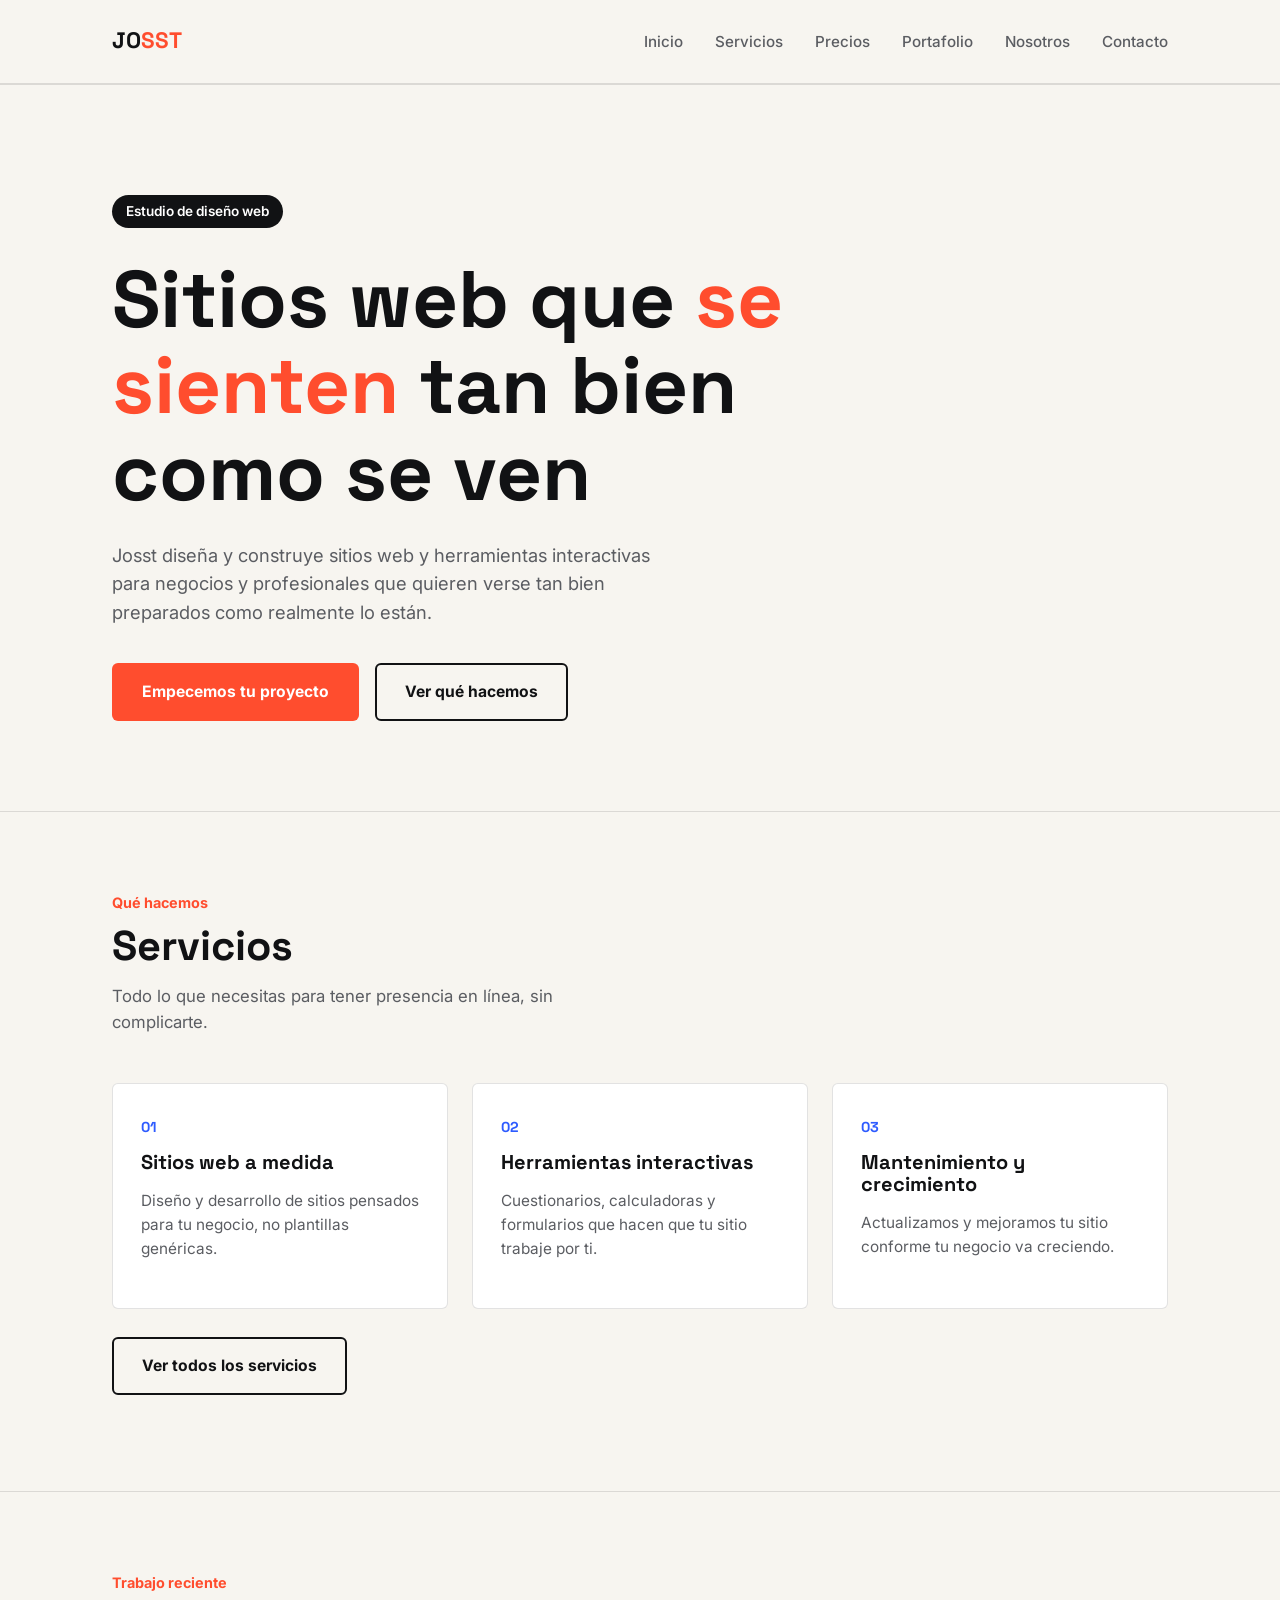
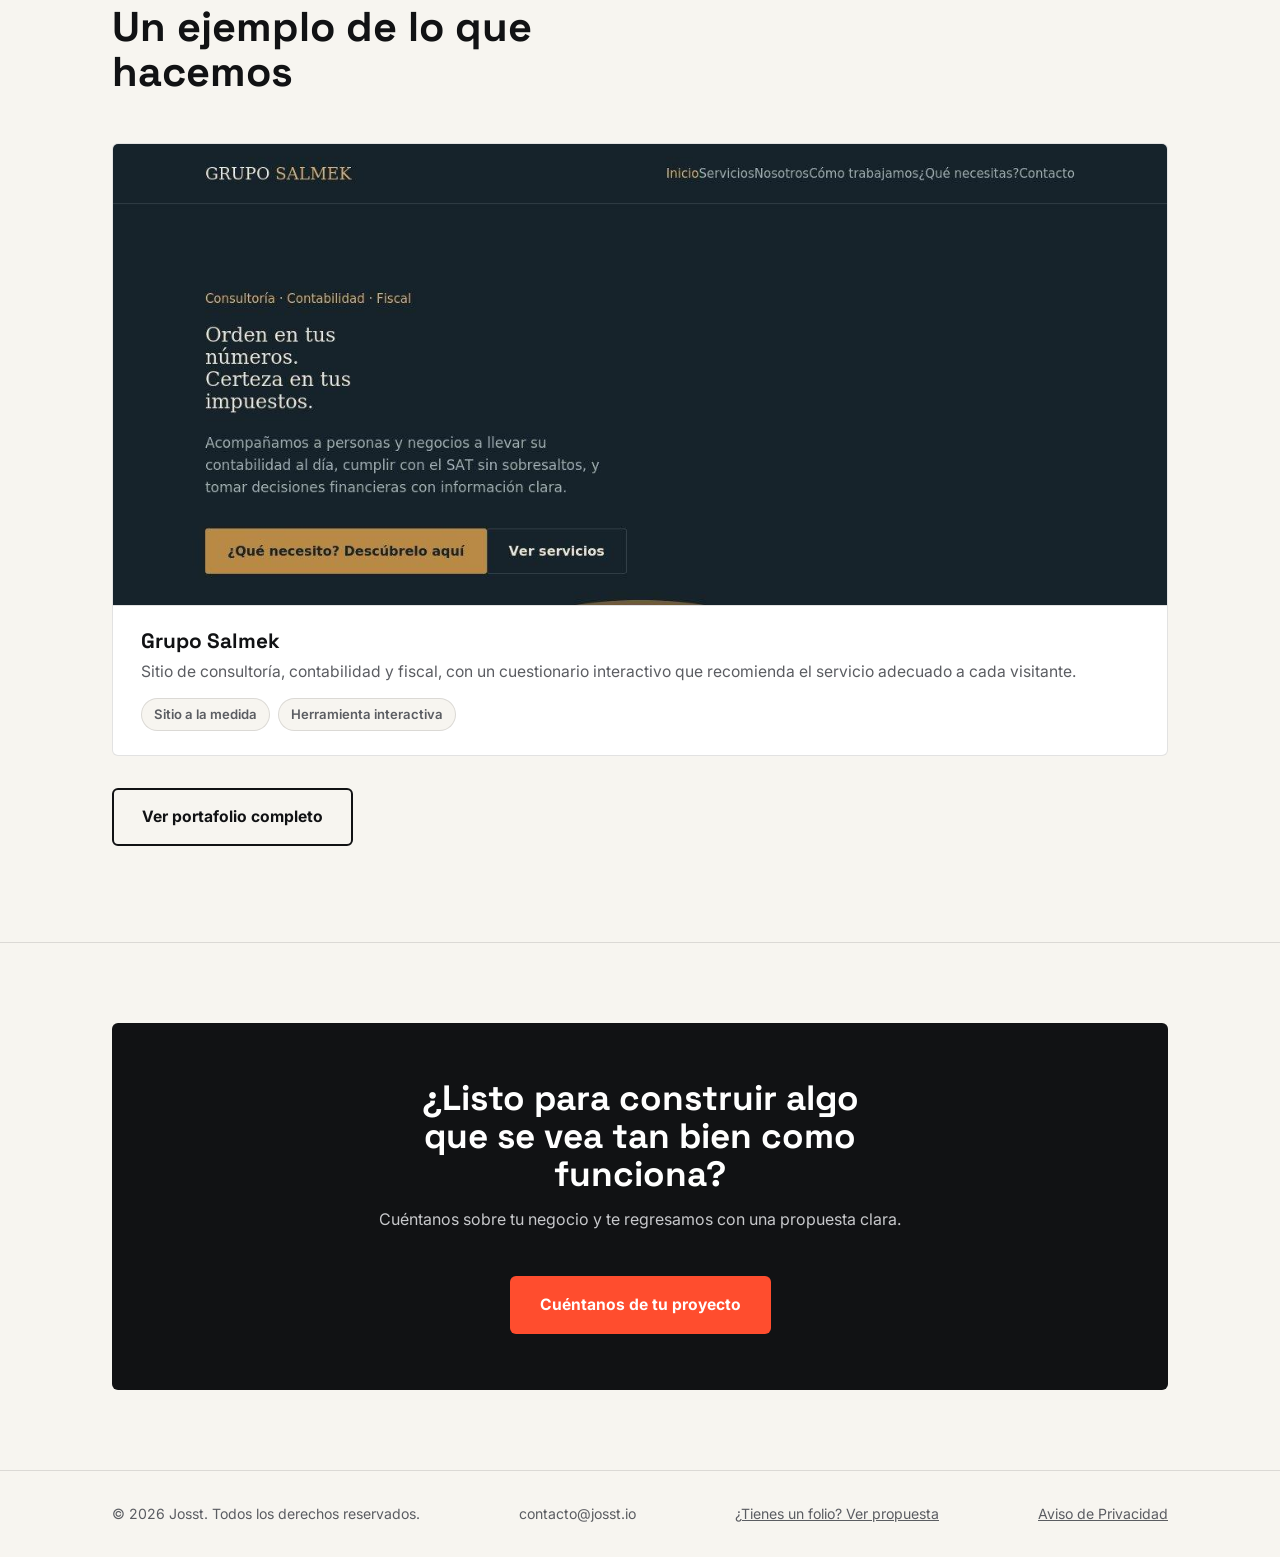
<file: index.html>
<!DOCTYPE html>
<html lang="es">
<head>
<meta charset="UTF-8">
<meta name="viewport" content="width=device-width, initial-scale=1.0">
<meta name="description" content="Josst — estudio de diseño web. Sitios y herramientas interactivas hechos a la medida.">
<meta property="og:title" content="Josst — Estudio de diseño web">
<meta property="og:description" content="Sitios y herramientas interactivas hechos a la medida.">
<meta property="og:type" content="website">
<link rel="icon" href="favicon.svg" type="image/svg+xml">
<title>Josst — Estudio de diseño web</title>
<link rel="preconnect" href="https://fonts.googleapis.com">
<link rel="preconnect" href="https://fonts.gstatic.com" crossorigin>
<link href="https://fonts.googleapis.com/css2?family=Space+Grotesk:wght@500;700&family=Inter:wght@400;500;600;700&display=swap" rel="stylesheet">
<link rel="stylesheet" href="styles.css">
</head>
<body>

<header>
  <div class="header-row">
    <a href="index.html" class="wordmark">JO<span>SST</span></a>
    <button class="nav-toggle" id="navToggle" aria-expanded="false" aria-controls="primaryNav">Menú</button>
    <nav class="primary-nav" id="primaryNav">
      <a href="index.html">Inicio</a>
      <a href="servicios.html">Servicios</a>
      <a href="precios.html">Precios</a>
      <a href="portafolio.html">Portafolio</a>
      <a href="nosotros.html">Nosotros</a>
      <a href="contacto.html">Contacto</a>
    </nav>
  </div>
</header>

<section class="hero">
  <div class="wrap">
    <span class="eyebrow">Estudio de diseño web</span>
    <h1>Sitios web que <span class="accent">se sienten</span> tan bien como se ven</h1>
    <p class="lede">Josst diseña y construye sitios web y herramientas interactivas para negocios y profesionales que quieren verse tan bien preparados como realmente lo están.</p>
    <div class="hero-actions">
      <a href="cuestionario.html" class="btn btn-primary">Empecemos tu proyecto</a>
      <a href="#servicios" class="btn btn-outline">Ver qué hacemos</a>
    </div>
  </div>
</section>

<section id="servicios">
  <div class="wrap">
    <div class="section-head reveal">
      <span class="eyebrow-small">Qué hacemos</span>
      <h2>Servicios</h2>
      <p>Todo lo que necesitas para tener presencia en línea, sin complicarte.</p>
    </div>
    <div class="services-grid">
      <div class="service-card reveal">
        <span class="num">01</span>
        <h3>Sitios web a medida</h3>
        <p>Diseño y desarrollo de sitios pensados para tu negocio, no plantillas genéricas.</p>
      </div>
      <div class="service-card reveal">
        <span class="num">02</span>
        <h3>Herramientas interactivas</h3>
        <p>Cuestionarios, calculadoras y formularios que hacen que tu sitio trabaje por ti.</p>
      </div>
      <div class="service-card reveal">
        <span class="num">03</span>
        <h3>Mantenimiento y crecimiento</h3>
        <p>Actualizamos y mejoramos tu sitio conforme tu negocio va creciendo.</p>
      </div>
    </div>
    <p class="reveal" style="margin-top:28px;"><a href="servicios.html" class="btn btn-outline">Ver todos los servicios</a></p>
  </div>
</section>

<section id="portafolio-teaser">
  <div class="wrap">
    <div class="section-head reveal">
      <span class="eyebrow-small">Trabajo reciente</span>
      <h2>Un ejemplo de lo que hacemos</h2>
    </div>
    <div class="portfolio-card reveal">
      <img src="assets/portfolio-salmek.jpg" alt="Sitio web de Grupo Salmek">
      <div class="portfolio-card-body">
        <h3>Grupo Salmek</h3>
        <p>Sitio de consultoría, contabilidad y fiscal, con un cuestionario interactivo que recomienda el servicio adecuado a cada visitante.</p>
        <div class="tag-row">
          <span class="tag">Sitio a la medida</span>
          <span class="tag">Herramienta interactiva</span>
        </div>
      </div>
    </div>
    <p class="reveal"><a href="portafolio.html" class="btn btn-outline">Ver portafolio completo</a></p>
  </div>
</section>

<section id="contacto">
  <div class="wrap">
    <div class="cta-band reveal">
      <h2>¿Listo para construir algo que se vea tan bien como funciona?</h2>
      <p>Cuéntanos sobre tu negocio y te regresamos con una propuesta clara.</p>
      <a href="cuestionario.html" class="btn btn-primary">Cuéntanos de tu proyecto</a>
    </div>
  </div>
</section>

<footer>
  <div class="wrap footer-row">
    <span>© 2026 Josst. Todos los derechos reservados.</span>
    <span>contacto@josst.io</span>
  <span><a href="mi-propuesta.html">¿Tienes un folio? Ver propuesta</a></span> <span><a href="aviso-privacidad.html">Aviso de Privacidad</a></span></div>
</footer>

<script src="script.js"></script>
</body>
</html>
</file>
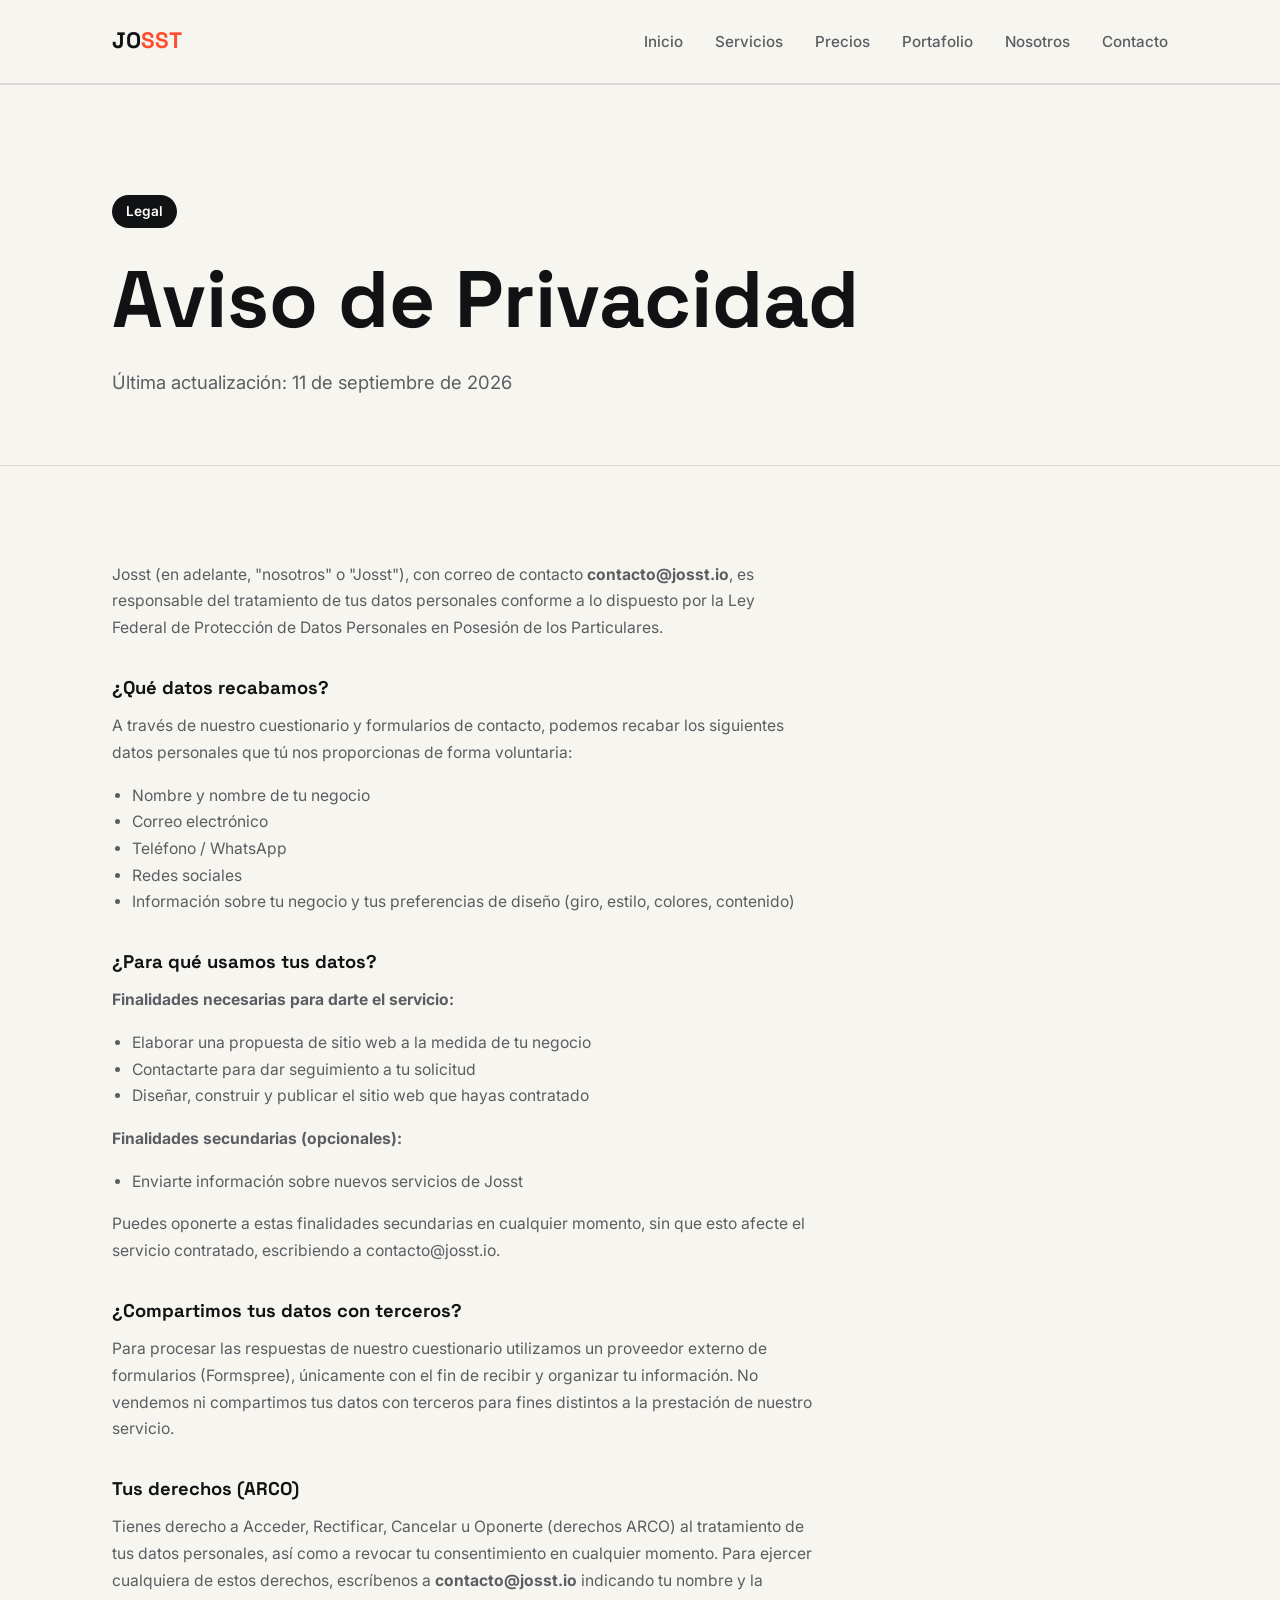
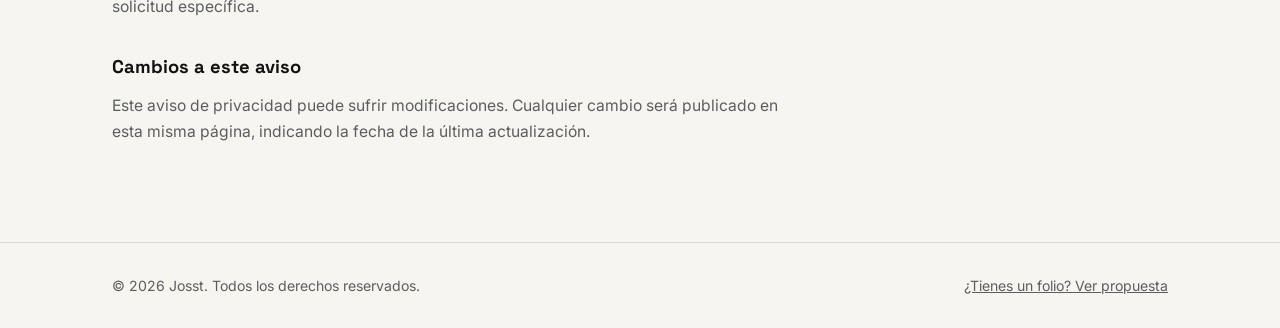
<file: aviso-privacidad.html>
<!DOCTYPE html>
<html lang="es">
<head>
<meta charset="UTF-8">
<meta name="viewport" content="width=device-width, initial-scale=1.0">
<meta name="description" content="Aviso de privacidad de Josst.">
<meta property="og:title" content="Aviso de Privacidad — Josst">
<meta property="og:type" content="website">
<link rel="icon" href="favicon.svg" type="image/svg+xml">
<title>Aviso de Privacidad — Josst</title>
<link rel="preconnect" href="https://fonts.googleapis.com">
<link rel="preconnect" href="https://fonts.gstatic.com" crossorigin>
<link href="https://fonts.googleapis.com/css2?family=Space+Grotesk:wght@500;700&family=Inter:wght@400;500;600;700&display=swap" rel="stylesheet">
<link rel="stylesheet" href="styles.css">
<style>
  .legal-body h2{font-size:1.15rem; margin-top:36px; margin-bottom:10px; color:var(--ink);}
  .legal-body p, .legal-body li{color:var(--muted); font-size:0.98rem; line-height:1.7;}
  .legal-body ul{padding-left:20px;}
  .legal-body{max-width:70ch;}
</style>
</head>
<body>

<header>
  <div class="header-row">
    <a href="index.html" class="wordmark">JO<span>SST</span></a>
    <button class="nav-toggle" id="navToggle" aria-expanded="false" aria-controls="primaryNav">Menú</button>
    <nav class="primary-nav" id="primaryNav">
      <a href="index.html">Inicio</a>
      <a href="servicios.html">Servicios</a>
      <a href="precios.html">Precios</a>
      <a href="portafolio.html">Portafolio</a>
      <a href="nosotros.html">Nosotros</a>
      <a href="contacto.html">Contacto</a>
    </nav>
  </div>
</header>

<section class="hero" style="padding-bottom:50px;">
  <div class="wrap">
    <span class="eyebrow">Legal</span>
    <h1>Aviso de Privacidad</h1>
    <p class="lede">Última actualización: 11 de septiembre de 2026</p>
  </div>
</section>

<section>
  <div class="wrap">
    <div class="legal-body reveal">
      <p>Josst (en adelante, "nosotros" o "Josst"), con correo de contacto <strong>contacto@josst.io</strong>, es responsable del tratamiento de tus datos personales conforme a lo dispuesto por la Ley Federal de Protección de Datos Personales en Posesión de los Particulares.</p>

      <h2>¿Qué datos recabamos?</h2>
      <p>A través de nuestro cuestionario y formularios de contacto, podemos recabar los siguientes datos personales que tú nos proporcionas de forma voluntaria:</p>
      <ul>
        <li>Nombre y nombre de tu negocio</li>
        <li>Correo electrónico</li>
        <li>Teléfono / WhatsApp</li>
        <li>Redes sociales</li>
        <li>Información sobre tu negocio y tus preferencias de diseño (giro, estilo, colores, contenido)</li>
      </ul>

      <h2>¿Para qué usamos tus datos?</h2>
      <p><strong>Finalidades necesarias para darte el servicio:</strong></p>
      <ul>
        <li>Elaborar una propuesta de sitio web a la medida de tu negocio</li>
        <li>Contactarte para dar seguimiento a tu solicitud</li>
        <li>Diseñar, construir y publicar el sitio web que hayas contratado</li>
      </ul>
      <p><strong>Finalidades secundarias (opcionales):</strong></p>
      <ul>
        <li>Enviarte información sobre nuevos servicios de Josst</li>
      </ul>
      <p>Puedes oponerte a estas finalidades secundarias en cualquier momento, sin que esto afecte el servicio contratado, escribiendo a contacto@josst.io.</p>

      <h2>¿Compartimos tus datos con terceros?</h2>
      <p>Para procesar las respuestas de nuestro cuestionario utilizamos un proveedor externo de formularios (Formspree), únicamente con el fin de recibir y organizar tu información. No vendemos ni compartimos tus datos con terceros para fines distintos a la prestación de nuestro servicio.</p>

      <h2>Tus derechos (ARCO)</h2>
      <p>Tienes derecho a Acceder, Rectificar, Cancelar u Oponerte (derechos ARCO) al tratamiento de tus datos personales, así como a revocar tu consentimiento en cualquier momento. Para ejercer cualquiera de estos derechos, escríbenos a <strong>contacto@josst.io</strong> indicando tu nombre y la solicitud específica.</p>

      <h2>Cambios a este aviso</h2>
      <p>Este aviso de privacidad puede sufrir modificaciones. Cualquier cambio será publicado en esta misma página, indicando la fecha de la última actualización.</p>
    </div>
  </div>
</section>

<footer>
  <div class="wrap footer-row">
    <span>© 2026 Josst. Todos los derechos reservados.</span>
    <span><a href="mi-propuesta.html">¿Tienes un folio? Ver propuesta</a></span>
  </div>
</footer>

<script src="script.js"></script>
</body>
</html>
</file>
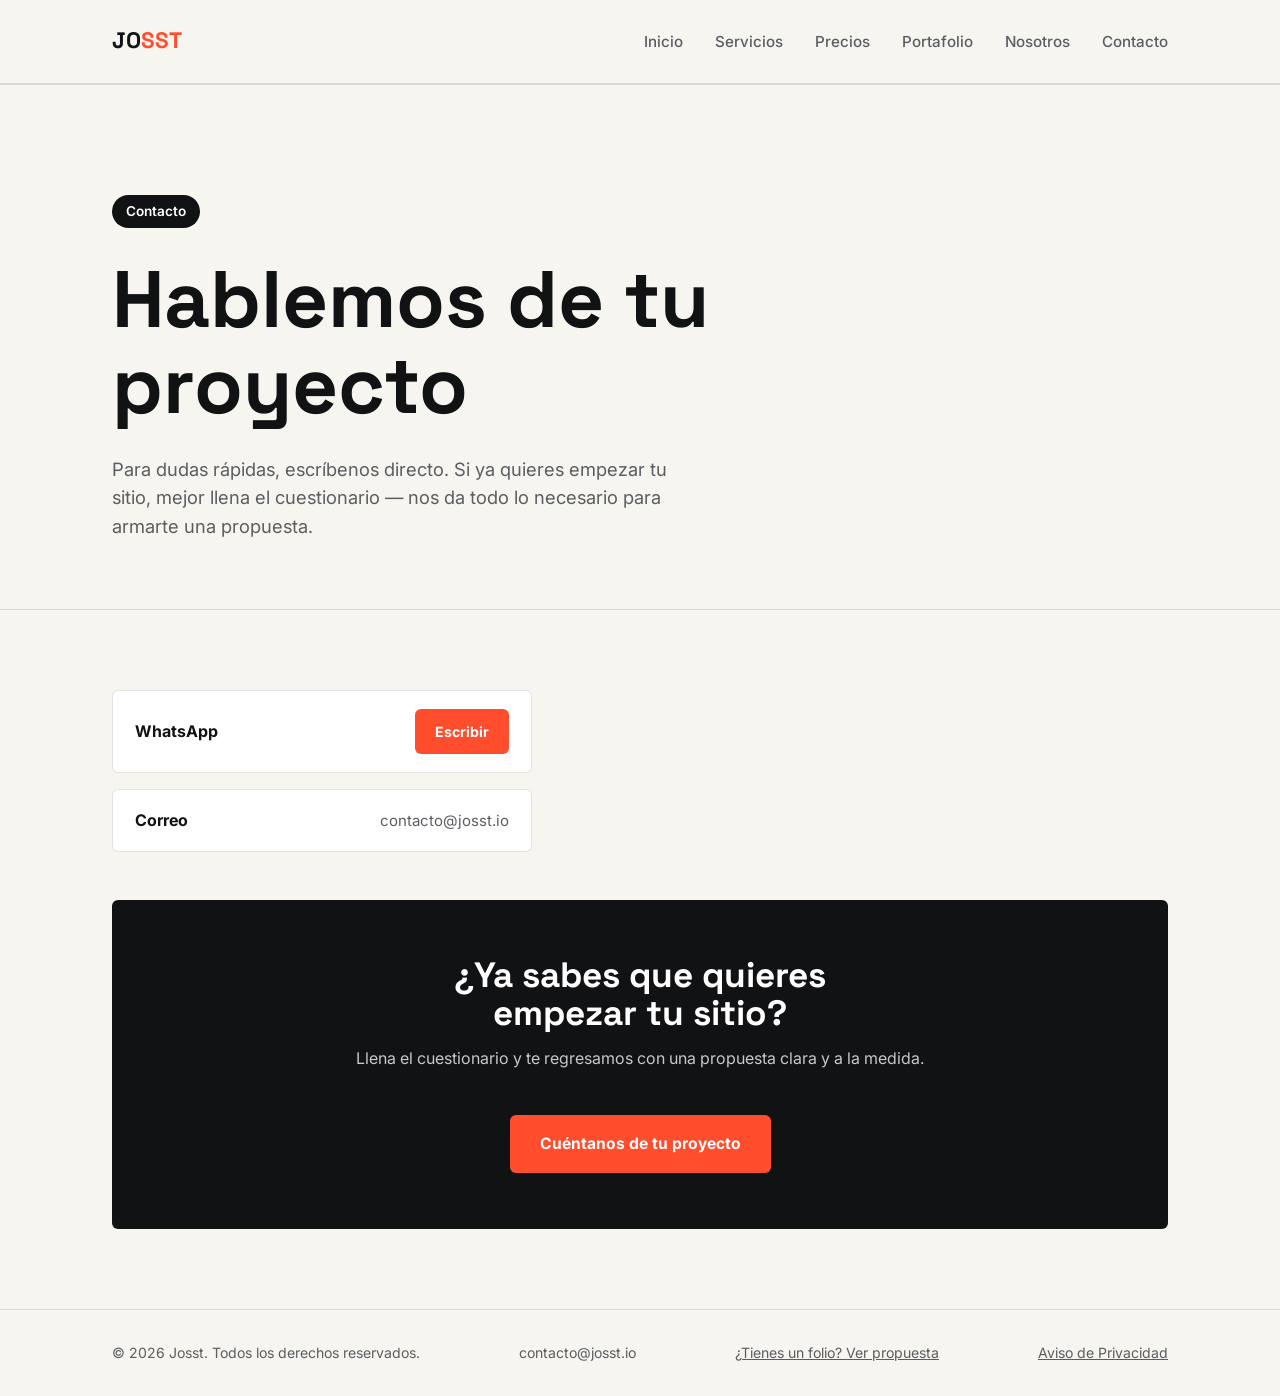
<file: contacto.html>
<!DOCTYPE html>
<html lang="es">
<head>
<meta charset="UTF-8">
<meta name="viewport" content="width=device-width, initial-scale=1.0">
<meta name="description" content="Contacta a Josst para platicar sobre tu proyecto de sitio web.">
<meta property="og:title" content="Contacto — Josst">
<meta property="og:type" content="website">
<link rel="icon" href="favicon.svg" type="image/svg+xml">
<title>Contacto — Josst</title>
<link rel="preconnect" href="https://fonts.googleapis.com">
<link rel="preconnect" href="https://fonts.gstatic.com" crossorigin>
<link href="https://fonts.googleapis.com/css2?family=Space+Grotesk:wght@500;700&family=Inter:wght@400;500;600;700&display=swap" rel="stylesheet">
<link rel="stylesheet" href="styles.css">
</head>
<body>

<header>
  <div class="header-row">
    <a href="index.html" class="wordmark">JO<span>SST</span></a>
    <button class="nav-toggle" id="navToggle" aria-expanded="false" aria-controls="primaryNav">Menú</button>
    <nav class="primary-nav" id="primaryNav">
      <a href="index.html">Inicio</a>
      <a href="servicios.html">Servicios</a>
      <a href="precios.html">Precios</a>
      <a href="portafolio.html">Portafolio</a>
      <a href="nosotros.html">Nosotros</a>
      <a href="contacto.html">Contacto</a>
    </nav>
  </div>
</header>

<section class="hero" style="padding-bottom:50px;">
  <div class="wrap">
    <span class="eyebrow">Contacto</span>
    <h1>Hablemos de tu proyecto</h1>
    <p class="lede">Para dudas rápidas, escríbenos directo. Si ya quieres empezar tu sitio, mejor llena el cuestionario — nos da todo lo necesario para armarte una propuesta.</p>
  </div>
</section>

<section>
  <div class="wrap">
    <div class="contact-methods reveal">
      <div class="contact-method">
        <span class="label">WhatsApp</span>
        <a href="https://wa.me/5217228738230" target="_blank" rel="noopener" class="btn btn-primary" style="padding:10px 18px; font-size:0.88rem;">Escribir</a>
      </div>
      <div class="contact-method">
        <span class="label">Correo</span>
        <span class="value">contacto@josst.io</span>
      </div>
    </div>

    <div class="cta-band reveal" style="margin-top:48px;">
      <h2>¿Ya sabes que quieres empezar tu sitio?</h2>
      <p>Llena el cuestionario y te regresamos con una propuesta clara y a la medida.</p>
      <a href="cuestionario.html" class="btn btn-primary">Cuéntanos de tu proyecto</a>
    </div>
  </div>
</section>

<footer>
  <div class="wrap footer-row">
    <span>© 2026 Josst. Todos los derechos reservados.</span>
    <span>contacto@josst.io</span>
  <span><a href="mi-propuesta.html">¿Tienes un folio? Ver propuesta</a></span> <span><a href="aviso-privacidad.html">Aviso de Privacidad</a></span></div>
</footer>

<script src="script.js"></script>
</body>
</html>
</file>
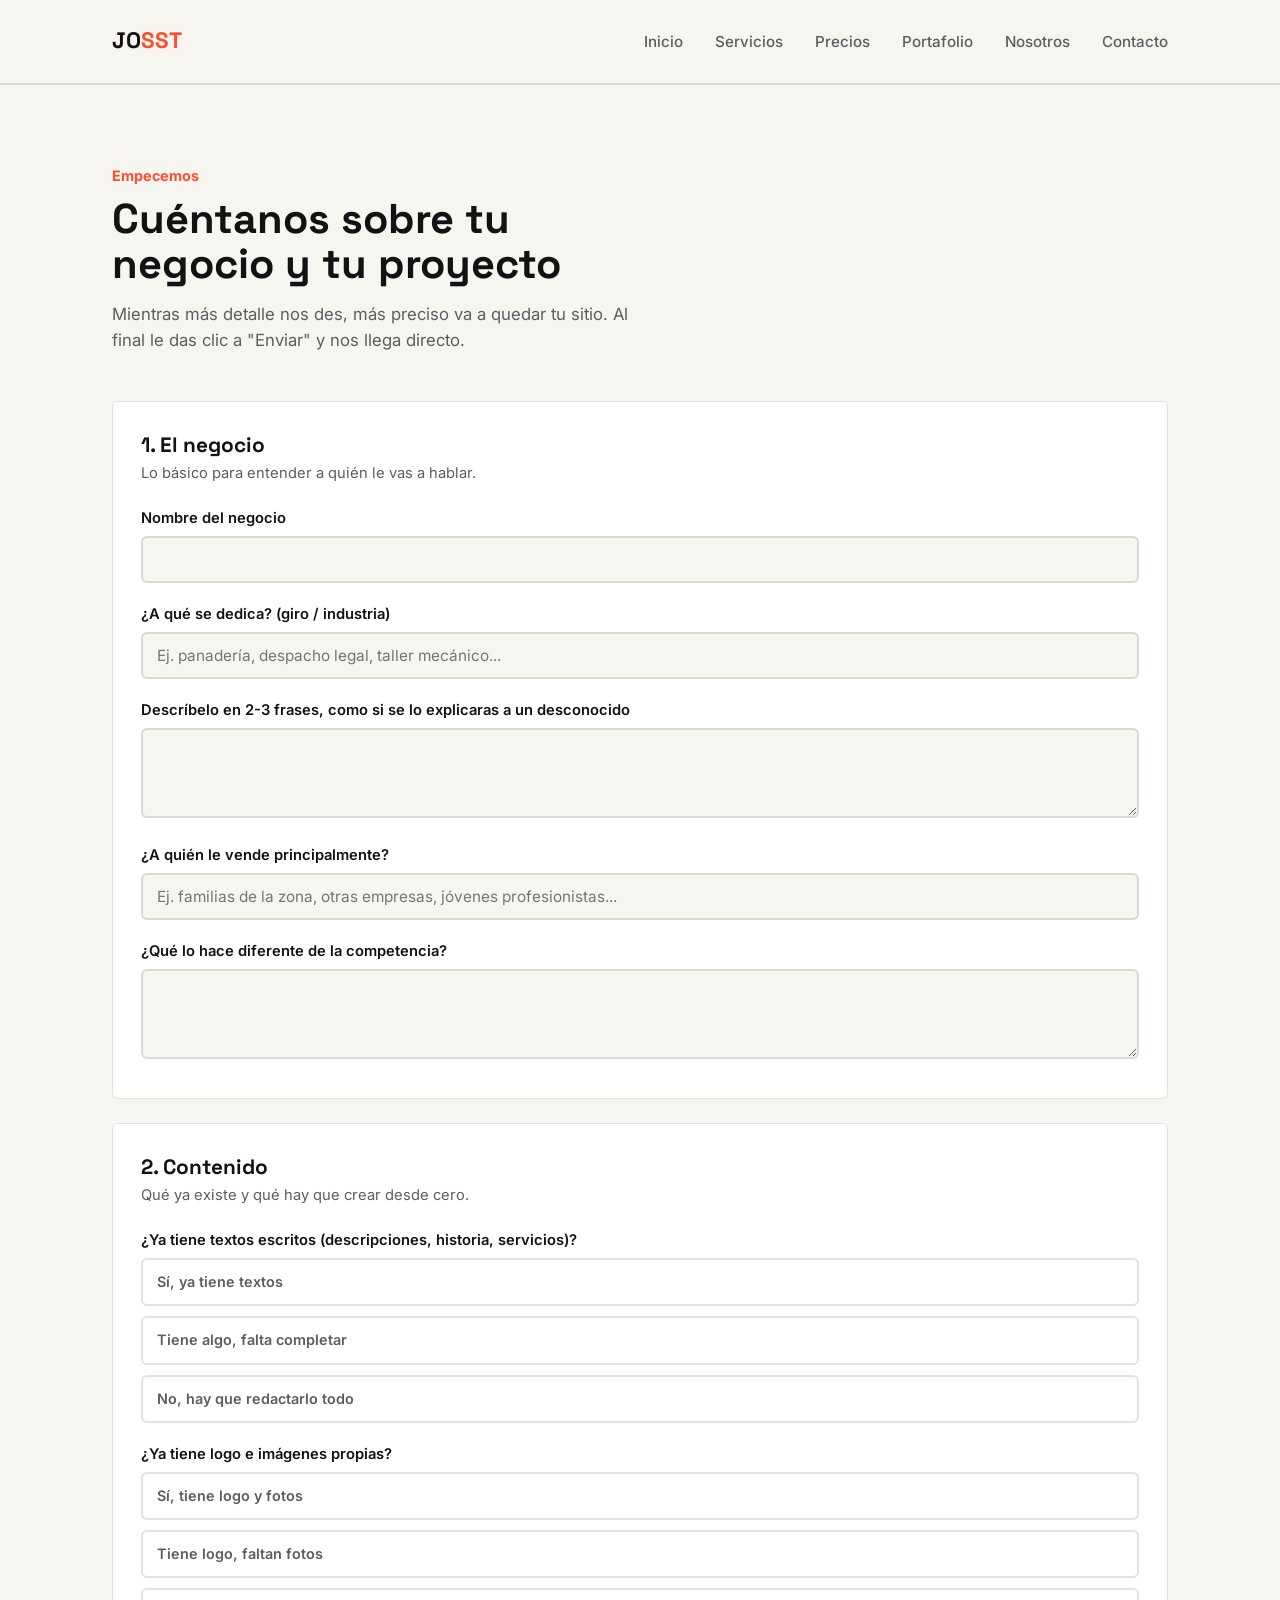
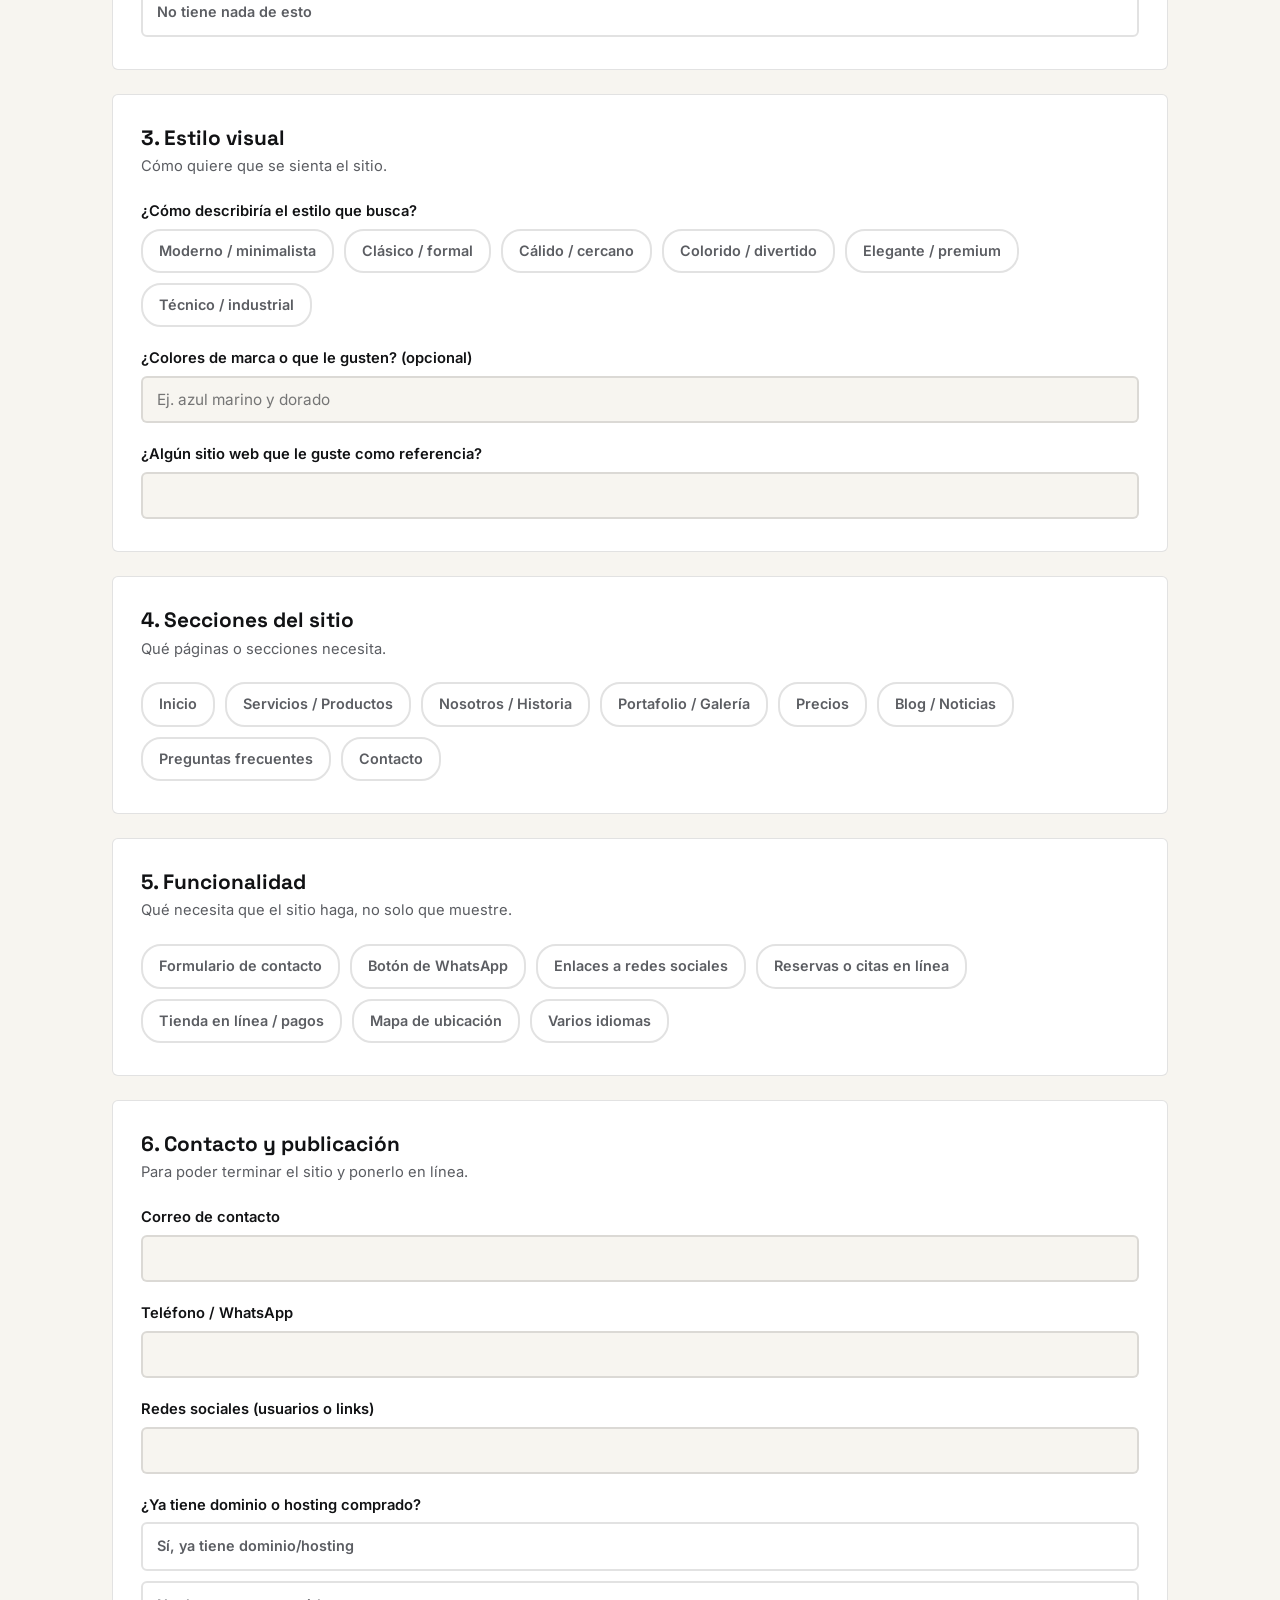
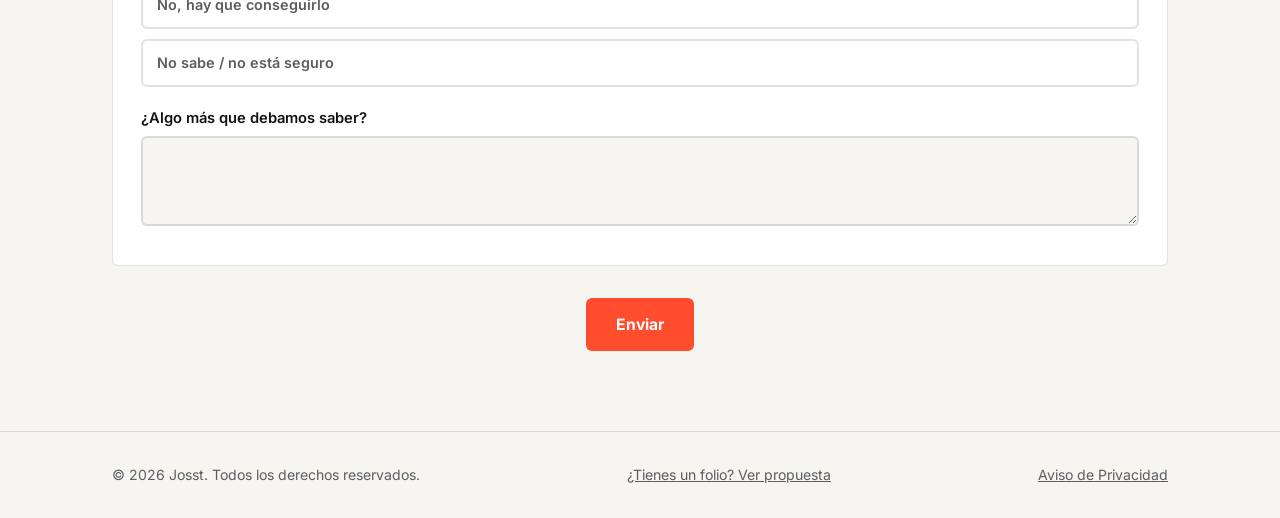
<file: cuestionario.html>
<!DOCTYPE html>
<html lang="es">
<head>
<meta charset="UTF-8">
<meta name="viewport" content="width=device-width, initial-scale=1.0">
<meta name="description" content="Cuéntanos sobre tu negocio y tu proyecto de sitio web con Josst.">
<meta property="og:title" content="Cuéntanos de tu proyecto — Josst">
<meta property="og:type" content="website">
<link rel="icon" href="favicon.svg" type="image/svg+xml">
<title>Cuéntanos de tu proyecto — Josst</title>
<link rel="preconnect" href="https://fonts.googleapis.com">
<link rel="preconnect" href="https://fonts.gstatic.com" crossorigin>
<link href="https://fonts.googleapis.com/css2?family=Space+Grotesk:wght@500;700&family=Inter:wght@400;500;600;700&display=swap" rel="stylesheet">
<link rel="stylesheet" href="styles.css">
<style>
  .card{
    background:#fff;
    border:1px solid var(--line);
    border-radius:var(--radius);
    padding:32px 28px;
    margin-top:24px;
  }
  .card h2{font-size:1.3rem; margin-bottom:6px;}
  .card p.hint{color:var(--muted); font-size:0.92rem; margin:0 0 22px;}
  label{display:block; font-size:0.92rem; font-weight:600; margin-bottom:6px;}
  .field{margin-bottom:20px;}
  .field:last-child{margin-bottom:0;}
  input[type="text"], input[type="email"], textarea{
    width:100%;
    padding:12px 14px;
    border:2px solid var(--line);
    border-radius:6px;
    font-family:inherit;
    font-size:0.96rem;
    background:var(--paper);
    color:var(--ink);
  }
  textarea{min-height:90px; resize:vertical;}
  input:focus, textarea:focus{outline:none; border-color:var(--coral);}
  .choice-grid{display:flex; flex-wrap:wrap; gap:10px;}
  .choice{position:relative;}
  .choice input{position:absolute; opacity:0; width:1px; height:1px;}
  .choice label{
    display:inline-block; margin:0; padding:9px 16px;
    border:2px solid var(--line); border-radius:20px;
    font-size:0.9rem; font-weight:600; cursor:pointer;
    color:var(--muted); transition:all 0.15s ease;
  }
  .choice input:checked + label{background:var(--ink); border-color:var(--ink); color:#fff;}
  .radio-row{display:flex; flex-direction:column; gap:10px;}
  .radio-row .choice label{border-radius:6px; display:block; padding:11px 14px;}
  .submit-row{text-align:center; margin-top:32px;}
  #resultCard{display:none;}
  #summaryBox{
    width:100%; min-height:320px; font-family:'Inter', monospace;
    font-size:0.86rem; padding:16px; border:2px solid var(--line);
    border-radius:6px; background:var(--paper); white-space:pre-wrap;
  }
  .result-actions{display:flex; gap:12px; margin-top:16px; flex-wrap:wrap;}
  #copyStatus{font-size:0.88rem; color:var(--blue); margin-top:10px; min-height:1.2em;}
</style>
</head>
<body>

<header>
  <div class="header-row">
    <a href="index.html" class="wordmark">JO<span>SST</span></a>
    <button class="nav-toggle" id="navToggle" aria-expanded="false" aria-controls="primaryNav">Menú</button>
    <nav class="primary-nav" id="primaryNav">
      <a href="index.html">Inicio</a>
      <a href="servicios.html">Servicios</a>
      <a href="precios.html">Precios</a>
      <a href="portafolio.html">Portafolio</a>
      <a href="nosotros.html">Nosotros</a>
      <a href="contacto.html">Contacto</a>
    </nav>
  </div>
</header>

<section style="padding-bottom:0;">
  <div class="wrap">
    <div class="section-head reveal">
      <span class="eyebrow-small">Empecemos</span>
      <h2>Cuéntanos sobre tu negocio y tu proyecto</h2>
      <p>Mientras más detalle nos des, más preciso va a quedar tu sitio. Al final le das clic a "Enviar" y nos llega directo.</p>
    </div>
  </div>
</section>

<section style="border-top:none; padding-top:0;">
  <div class="wrap">
    <form id="intakeForm">

      <div class="card reveal">
        <h2>1. El negocio</h2>
        <p class="hint">Lo básico para entender a quién le vas a hablar.</p>
        <div class="field">
          <label for="nombreNegocio">Nombre del negocio</label>
          <input type="text" id="nombreNegocio" name="nombreNegocio">
        </div>
        <div class="field">
          <label for="giro">¿A qué se dedica? (giro / industria)</label>
          <input type="text" id="giro" name="giro" placeholder="Ej. panadería, despacho legal, taller mecánico...">
        </div>
        <div class="field">
          <label for="descripcion">Descríbelo en 2-3 frases, como si se lo explicaras a un desconocido</label>
          <textarea id="descripcion" name="descripcion"></textarea>
        </div>
        <div class="field">
          <label for="publico">¿A quién le vende principalmente?</label>
          <input type="text" id="publico" name="publico" placeholder="Ej. familias de la zona, otras empresas, jóvenes profesionistas...">
        </div>
        <div class="field">
          <label for="diferenciador">¿Qué lo hace diferente de la competencia?</label>
          <textarea id="diferenciador" name="diferenciador"></textarea>
        </div>
      </div>

      <div class="card reveal">
        <h2>2. Contenido</h2>
        <p class="hint">Qué ya existe y qué hay que crear desde cero.</p>
        <div class="field">
          <label>¿Ya tiene textos escritos (descripciones, historia, servicios)?</label>
          <div class="radio-row">
            <div class="choice"><input type="radio" id="textoSi" name="tieneTextos" value="Sí, ya tiene textos"><label for="textoSi">Sí, ya tiene textos</label></div>
            <div class="choice"><input type="radio" id="textoParcial" name="tieneTextos" value="Tiene algo, falta completar"><label for="textoParcial">Tiene algo, falta completar</label></div>
            <div class="choice"><input type="radio" id="textoNo" name="tieneTextos" value="No, hay que redactarlo todo"><label for="textoNo">No, hay que redactarlo todo</label></div>
          </div>
        </div>
        <div class="field">
          <label>¿Ya tiene logo e imágenes propias?</label>
          <div class="radio-row">
            <div class="choice"><input type="radio" id="logoSi" name="tieneLogo" value="Sí, tiene logo y fotos"><label for="logoSi">Sí, tiene logo y fotos</label></div>
            <div class="choice"><input type="radio" id="logoParcial" name="tieneLogo" value="Tiene logo, faltan fotos"><label for="logoParcial">Tiene logo, faltan fotos</label></div>
            <div class="choice"><input type="radio" id="logoNo" name="tieneLogo" value="No tiene nada de esto"><label for="logoNo">No tiene nada de esto</label></div>
          </div>
        </div>
      </div>

      <div class="card reveal">
        <h2>3. Estilo visual</h2>
        <p class="hint">Cómo quiere que se sienta el sitio.</p>
        <div class="field">
          <label>¿Cómo describiría el estilo que busca?</label>
          <div class="choice-grid" id="estiloGrid">
            <div class="choice"><input type="checkbox" id="e1" value="Moderno / minimalista"><label for="e1">Moderno / minimalista</label></div>
            <div class="choice"><input type="checkbox" id="e2" value="Clásico / formal"><label for="e2">Clásico / formal</label></div>
            <div class="choice"><input type="checkbox" id="e3" value="Cálido / cercano"><label for="e3">Cálido / cercano</label></div>
            <div class="choice"><input type="checkbox" id="e4" value="Colorido / divertido"><label for="e4">Colorido / divertido</label></div>
            <div class="choice"><input type="checkbox" id="e5" value="Elegante / premium"><label for="e5">Elegante / premium</label></div>
            <div class="choice"><input type="checkbox" id="e6" value="Técnico / industrial"><label for="e6">Técnico / industrial</label></div>
          </div>
        </div>
        <div class="field">
          <label for="colores">¿Colores de marca o que le gusten? (opcional)</label>
          <input type="text" id="colores" name="colores" placeholder="Ej. azul marino y dorado">
        </div>
        <div class="field">
          <label for="referencias">¿Algún sitio web que le guste como referencia?</label>
          <input type="text" id="referencias" name="referencias">
        </div>
      </div>

      <div class="card reveal">
        <h2>4. Secciones del sitio</h2>
        <p class="hint">Qué páginas o secciones necesita.</p>
        <div class="field">
          <div class="choice-grid" id="seccionesGrid">
            <div class="choice"><input type="checkbox" id="s1" value="Inicio"><label for="s1">Inicio</label></div>
            <div class="choice"><input type="checkbox" id="s2" value="Servicios / Productos"><label for="s2">Servicios / Productos</label></div>
            <div class="choice"><input type="checkbox" id="s3" value="Nosotros / Historia"><label for="s3">Nosotros / Historia</label></div>
            <div class="choice"><input type="checkbox" id="s4" value="Portafolio / Galería"><label for="s4">Portafolio / Galería</label></div>
            <div class="choice"><input type="checkbox" id="s5" value="Precios"><label for="s5">Precios</label></div>
            <div class="choice"><input type="checkbox" id="s6" value="Blog / Noticias"><label for="s6">Blog / Noticias</label></div>
            <div class="choice"><input type="checkbox" id="s7" value="Preguntas frecuentes"><label for="s7">Preguntas frecuentes</label></div>
            <div class="choice"><input type="checkbox" id="s8" value="Contacto"><label for="s8">Contacto</label></div>
          </div>
        </div>
      </div>

      <div class="card reveal">
        <h2>5. Funcionalidad</h2>
        <p class="hint">Qué necesita que el sitio haga, no solo que muestre.</p>
        <div class="field">
          <div class="choice-grid" id="funcionesGrid">
            <div class="choice"><input type="checkbox" id="f1" value="Formulario de contacto"><label for="f1">Formulario de contacto</label></div>
            <div class="choice"><input type="checkbox" id="f2" value="Botón de WhatsApp"><label for="f2">Botón de WhatsApp</label></div>
            <div class="choice"><input type="checkbox" id="f3" value="Enlaces a redes sociales"><label for="f3">Enlaces a redes sociales</label></div>
            <div class="choice"><input type="checkbox" id="f4" value="Reservas o citas en línea"><label for="f4">Reservas o citas en línea</label></div>
            <div class="choice"><input type="checkbox" id="f5" value="Tienda en línea / pagos"><label for="f5">Tienda en línea / pagos</label></div>
            <div class="choice"><input type="checkbox" id="f6" value="Mapa de ubicación"><label for="f6">Mapa de ubicación</label></div>
            <div class="choice"><input type="checkbox" id="f7" value="Varios idiomas"><label for="f7">Varios idiomas</label></div>
          </div>
        </div>
      </div>

      <div class="card reveal">
        <h2>6. Contacto y publicación</h2>
        <p class="hint">Para poder terminar el sitio y ponerlo en línea.</p>
        <div class="field">
          <label for="correo">Correo de contacto</label>
          <input type="email" id="correo" name="correo">
        </div>
        <div class="field">
          <label for="telefono">Teléfono / WhatsApp</label>
          <input type="text" id="telefono" name="telefono">
        </div>
        <div class="field">
          <label for="redes">Redes sociales (usuarios o links)</label>
          <input type="text" id="redes" name="redes">
        </div>
        <div class="field">
          <label>¿Ya tiene dominio o hosting comprado?</label>
          <div class="radio-row">
            <div class="choice"><input type="radio" id="domSi" name="dominio" value="Sí, ya tiene dominio/hosting"><label for="domSi">Sí, ya tiene dominio/hosting</label></div>
            <div class="choice"><input type="radio" id="domNo" name="dominio" value="No, hay que conseguirlo"><label for="domNo">No, hay que conseguirlo</label></div>
            <div class="choice"><input type="radio" id="domNS" name="dominio" value="No sabe / no está seguro"><label for="domNS">No sabe / no está seguro</label></div>
          </div>
        </div>
        <div class="field">
          <label for="otros">¿Algo más que debamos saber?</label>
          <textarea id="otros" name="otros"></textarea>
        </div>
      </div>

      <div class="submit-row">
        <button type="submit" class="btn btn-primary">Enviar</button>
      </div>
    </form>

    <div class="card" id="resultCard">
      <h2>¡Listo, lo recibimos!</h2>
      <p class="hint">Este es el resumen que nos llegó. Guarda una copia si quieres.</p>
      <textarea id="summaryBox" readonly></textarea>
      <div class="result-actions">
        <button type="button" class="btn btn-outline" id="copyBtn">Copiar resumen</button>
      </div>
      <p id="copyStatus"></p>
    </div>
  </div>
</section>

<footer>
  <div class="wrap footer-row">
    <span>© 2026 Josst. Todos los derechos reservados.</span>
  <span><a href="mi-propuesta.html">¿Tienes un folio? Ver propuesta</a></span> <span><a href="aviso-privacidad.html">Aviso de Privacidad</a></span></div>
</footer>

<script src="script.js"></script>
<script>
const FORM_ENDPOINT = "https://formspree.io/f/xwlkzyda";

const form = document.getElementById('intakeForm');
const resultCard = document.getElementById('resultCard');
const summaryBox = document.getElementById('summaryBox');
const copyStatus = document.getElementById('copyStatus');

function checkedValues(containerId){
  return Array.from(document.querySelectorAll(`#${containerId} input:checked`))
    .map(el => el.value).join(', ') || 'No especificado';
}
function radioValue(name){
  const el = document.querySelector(`input[name="${name}"]:checked`);
  return el ? el.value : 'No especificado';
}
function val(id){
  const el = document.getElementById(id);
  return el.value.trim() || 'No especificado';
}

form.addEventListener('submit', async (e) => {
  e.preventDefault();

  const summary = `RESUMEN DEL PROYECTO — SITIO WEB
================================

1. EL NEGOCIO
Nombre: ${val('nombreNegocio')}
Giro: ${val('giro')}
Descripción: ${val('descripcion')}
Público objetivo: ${val('publico')}
Diferenciador: ${val('diferenciador')}

2. CONTENIDO
¿Tiene textos?: ${radioValue('tieneTextos')}
¿Tiene logo/fotos?: ${radioValue('tieneLogo')}

3. ESTILO VISUAL
Estilo deseado: ${checkedValues('estiloGrid')}
Colores: ${val('colores')}
Referencias: ${val('referencias')}

4. SECCIONES DEL SITIO
${checkedValues('seccionesGrid')}

5. FUNCIONALIDAD
${checkedValues('funcionesGrid')}

6. CONTACTO Y PUBLICACIÓN
Correo: ${val('correo')}
Teléfono/WhatsApp: ${val('telefono')}
Redes sociales: ${val('redes')}
Dominio/hosting: ${radioValue('dominio')}
Notas adicionales: ${val('otros')}
`;

  summaryBox.value = summary;
  form.style.display = 'none';
  resultCard.style.display = 'block';
  resultCard.scrollIntoView({ behavior: 'smooth' });

  try{
    const response = await fetch(FORM_ENDPOINT, {
      method: 'POST',
      headers: { 'Accept': 'application/json', 'Content-Type': 'application/json' },
      body: JSON.stringify({ resumen: summary })
    });
    copyStatus.textContent = response.ok
      ? 'Enviado. Lo recibirás también por correo.'
      : 'Se generó el resumen, pero el envío automático falló — cópialo y envíalo por si acaso.';
  }catch(err){
    copyStatus.textContent = 'Se generó el resumen, pero el envío automático falló — cópialo y envíalo por si acaso.';
  }
});

document.getElementById('copyBtn').addEventListener('click', async () => {
  try{
    await navigator.clipboard.writeText(summaryBox.value);
    copyStatus.textContent = 'Copiado al portapapeles.';
  }catch(err){
    summaryBox.select();
    copyStatus.textContent = 'Selecciona el texto y cópialo con Ctrl+C.';
  }
});
</script>
</body>
</html>
</file>
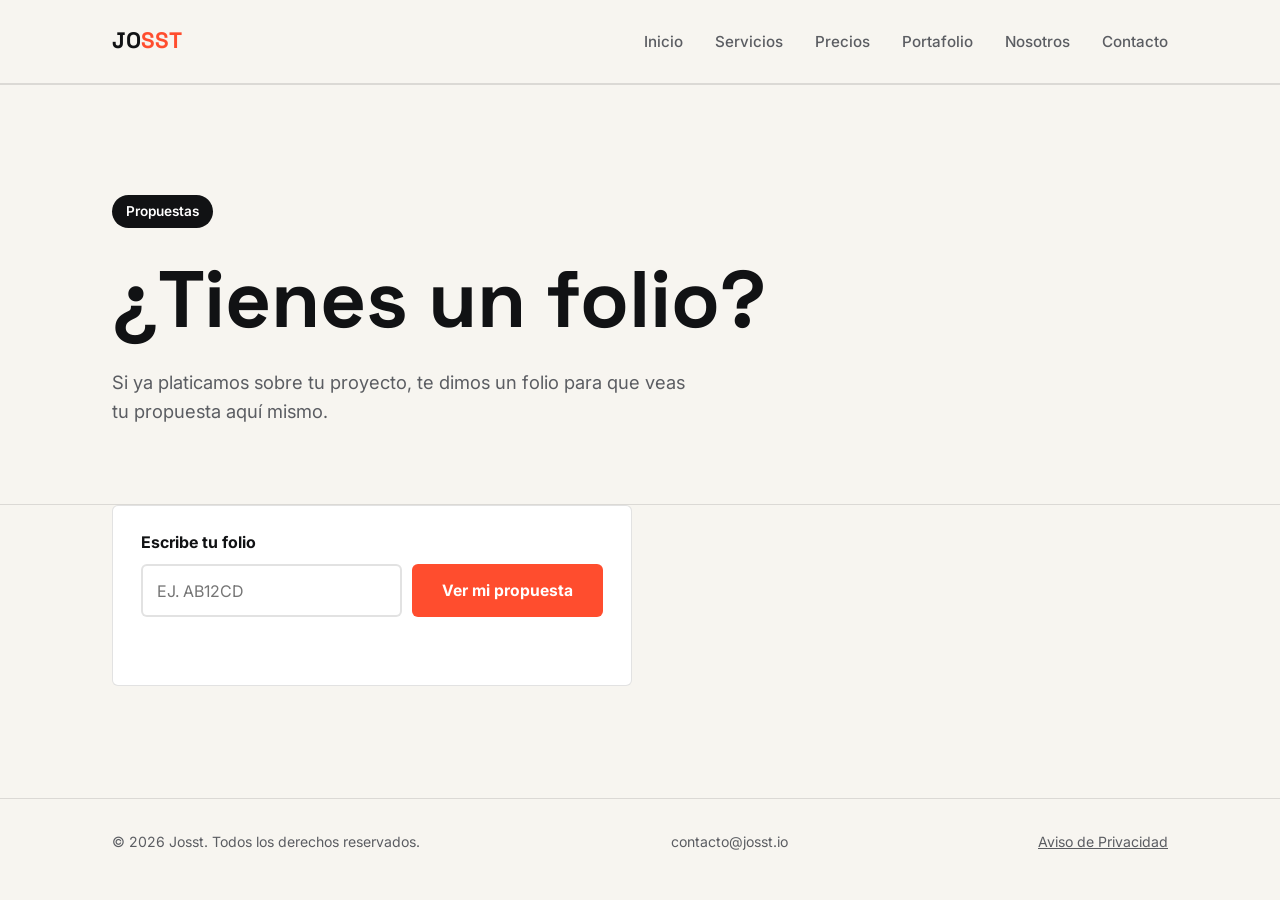
<file: mi-propuesta.html>
<!DOCTYPE html>
<html lang="es">
<head>
<meta charset="UTF-8">
<meta name="viewport" content="width=device-width, initial-scale=1.0">
<meta name="description" content="Consulta tu propuesta de Josst con tu folio.">
<meta property="og:title" content="Ver mi propuesta — Josst">
<meta property="og:type" content="website">
<link rel="icon" href="favicon.svg" type="image/svg+xml">
<title>Ver mi propuesta — Josst</title>
<link rel="preconnect" href="https://fonts.googleapis.com">
<link rel="preconnect" href="https://fonts.gstatic.com" crossorigin>
<link href="https://fonts.googleapis.com/css2?family=Space+Grotesk:wght@500;700&family=Inter:wght@400;500;600;700&display=swap" rel="stylesheet">
<link rel="stylesheet" href="styles.css">
</head>
<body>

<header>
  <div class="header-row">
    <a href="index.html" class="wordmark">JO<span>SST</span></a>
    <button class="nav-toggle" id="navToggle" aria-expanded="false" aria-controls="primaryNav">Menú</button>
    <nav class="primary-nav" id="primaryNav">
      <a href="index.html">Inicio</a>
      <a href="servicios.html">Servicios</a>
      <a href="precios.html">Precios</a>
      <a href="portafolio.html">Portafolio</a>
      <a href="nosotros.html">Nosotros</a>
      <a href="contacto.html">Contacto</a>
    </nav>
  </div>
</header>

<section class="hero" style="padding-bottom:60px;">
  <div class="wrap">
    <span class="eyebrow">Propuestas</span>
    <h1>¿Tienes un folio?</h1>
    <p class="lede">Si ya platicamos sobre tu proyecto, te dimos un folio para que veas tu propuesta aquí mismo.</p>
  </div>
</section>

<section style="padding-top:0;">
  <div class="wrap">
    <div class="portfolio-card reveal" style="max-width:520px;">
      <div class="portfolio-card-body">
        <label for="folioInput" style="display:block; font-weight:700; margin-bottom:10px;">Escribe tu folio</label>
        <div style="display:flex; gap:10px; flex-wrap:wrap;">
          <input type="text" id="folioInput" placeholder="Ej. AB12CD" style="flex:1; min-width:180px; padding:12px 14px; border:2px solid var(--line); border-radius:6px; font-family:inherit; font-size:1rem; text-transform:uppercase;">
          <button type="button" id="verPropuestaBtn" class="btn btn-primary">Ver mi propuesta</button>
        </div>
        <p id="folioError" style="color:var(--coral); font-size:0.9rem; margin-top:12px; min-height:1.2em;"></p>
      </div>
    </div>
  </div>
</section>

<footer>
  <div class="wrap footer-row">
    <span>© 2026 Josst. Todos los derechos reservados.</span>
    <span>contacto@josst.io</span>
   <span><a href="aviso-privacidad.html">Aviso de Privacidad</a></span></div>
</footer>

<script src="script.js"></script>
<script src="propuestas-data.js"></script>
<script>
  const input = document.getElementById('folioInput');
  const btn = document.getElementById('verPropuestaBtn');
  const err = document.getElementById('folioError');

  function goToProposal(){
    const folio = input.value.trim().toUpperCase();
    if(!folio){
      err.textContent = 'Escribe tu folio antes de continuar.';
      return;
    }
    if(!PROPUESTAS[folio]){
      err.textContent = 'No encontramos ese folio. Revisa que esté bien escrito o contáctanos.';
      return;
    }
    window.location.href = 'propuesta.html?folio=' + encodeURIComponent(folio);
  }

  btn.addEventListener('click', goToProposal);
  input.addEventListener('keydown', (e) => { if(e.key === 'Enter') goToProposal(); });
</script>
</body>
</html>
</file>
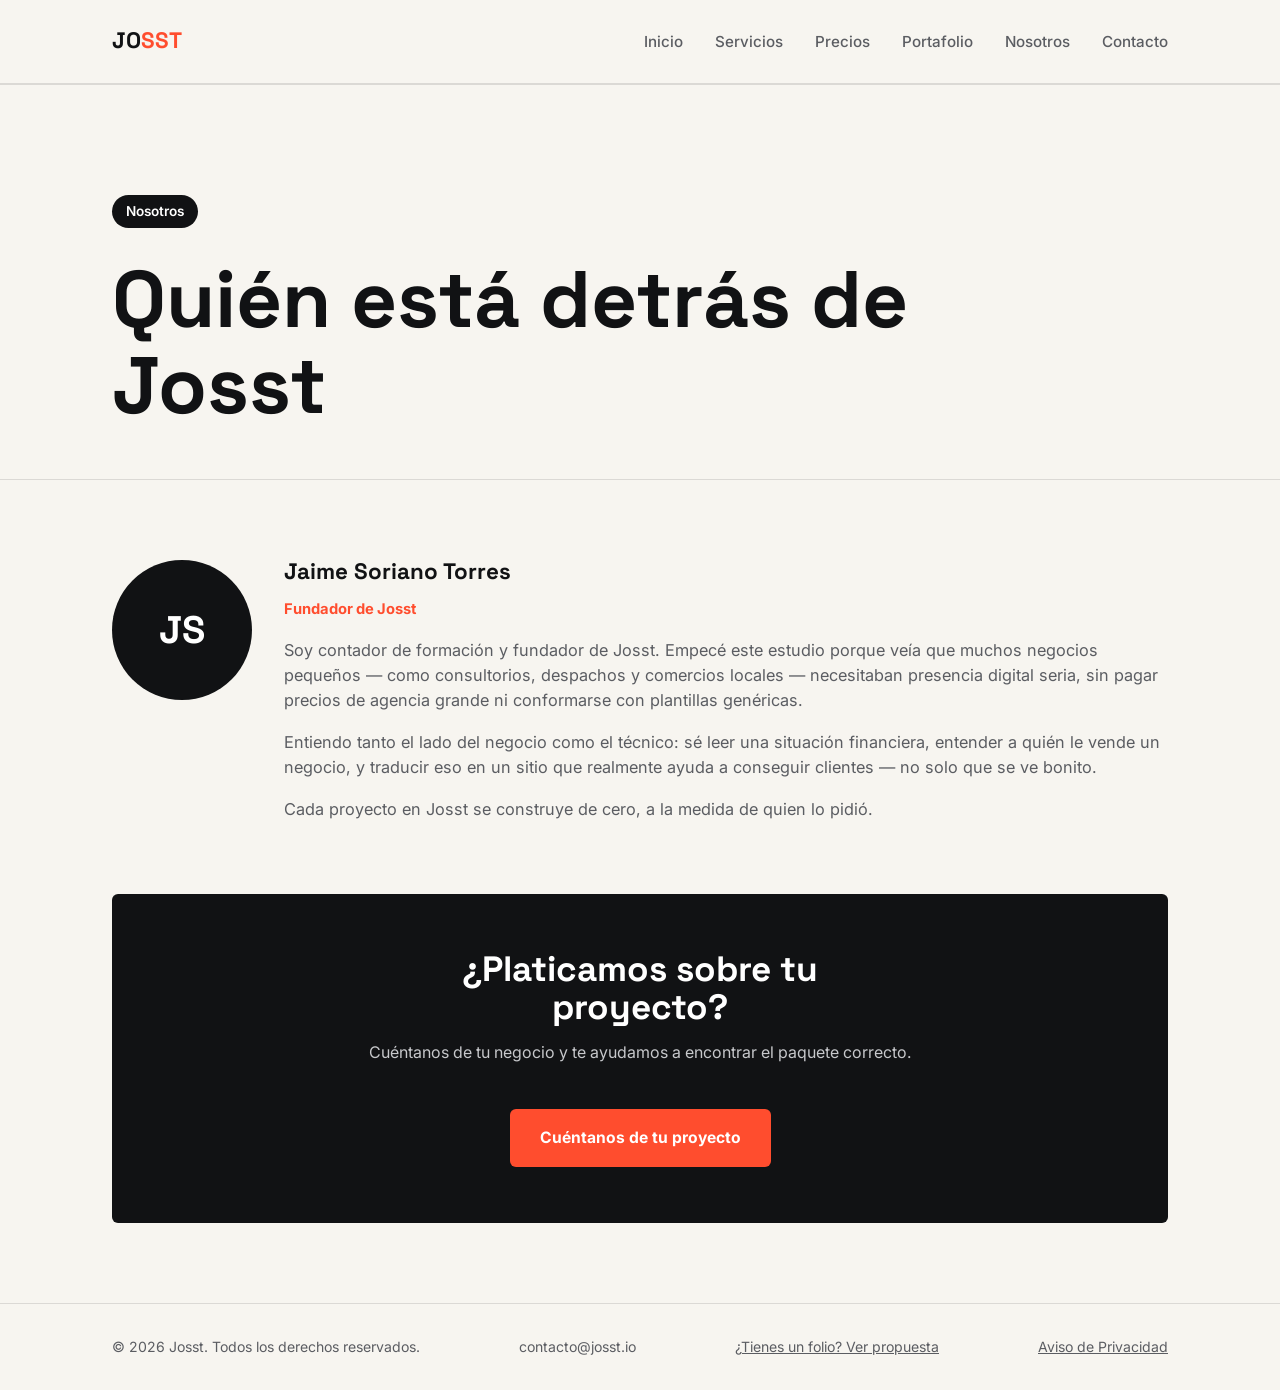
<file: nosotros.html>
<!DOCTYPE html>
<html lang="es">
<head>
<meta charset="UTF-8">
<meta name="viewport" content="width=device-width, initial-scale=1.0">
<meta name="description" content="Conoce a Josst: quién está detrás del estudio y por qué existe.">
<meta property="og:title" content="Nosotros — Josst">
<meta property="og:type" content="website">
<link rel="icon" href="favicon.svg" type="image/svg+xml">
<title>Nosotros — Josst</title>
<link rel="preconnect" href="https://fonts.googleapis.com">
<link rel="preconnect" href="https://fonts.gstatic.com" crossorigin>
<link href="https://fonts.googleapis.com/css2?family=Space+Grotesk:wght@500;700&family=Inter:wght@400;500;600;700&display=swap" rel="stylesheet">
<link rel="stylesheet" href="styles.css">
</head>
<body>

<header>
  <div class="header-row">
    <a href="index.html" class="wordmark">JO<span>SST</span></a>
    <button class="nav-toggle" id="navToggle" aria-expanded="false" aria-controls="primaryNav">Menú</button>
    <nav class="primary-nav" id="primaryNav">
      <a href="index.html">Inicio</a>
      <a href="servicios.html">Servicios</a>
      <a href="precios.html">Precios</a>
      <a href="portafolio.html">Portafolio</a>
      <a href="nosotros.html">Nosotros</a>
      <a href="contacto.html">Contacto</a>
    </nav>
  </div>
</header>

<section class="hero" style="padding-bottom:50px;">
  <div class="wrap">
    <span class="eyebrow">Nosotros</span>
    <h1>Quién está detrás de Josst</h1>
  </div>
</section>

<section>
  <div class="wrap">
    <div class="bio-wrap reveal">
      <div class="bio-avatar">JS</div>
      <div>
        <h3>Jaime Soriano Torres</h3>
        <p class="role">Fundador de Josst</p>
        <p>Soy contador de formación y fundador de Josst. Empecé este estudio porque veía que muchos negocios pequeños — como consultorios, despachos y comercios locales — necesitaban presencia digital seria, sin pagar precios de agencia grande ni conformarse con plantillas genéricas.</p>
        <p>Entiendo tanto el lado del negocio como el técnico: sé leer una situación financiera, entender a quién le vende un negocio, y traducir eso en un sitio que realmente ayuda a conseguir clientes — no solo que se ve bonito.</p>
        <p>Cada proyecto en Josst se construye de cero, a la medida de quien lo pidió.</p>
      </div>
    </div>

    <div class="cta-band reveal" style="margin-top:56px;">
      <h2>¿Platicamos sobre tu proyecto?</h2>
      <p>Cuéntanos de tu negocio y te ayudamos a encontrar el paquete correcto.</p>
      <a href="cuestionario.html" class="btn btn-primary">Cuéntanos de tu proyecto</a>
    </div>
  </div>
</section>

<footer>
  <div class="wrap footer-row">
    <span>© 2026 Josst. Todos los derechos reservados.</span>
    <span>contacto@josst.io</span>
  <span><a href="mi-propuesta.html">¿Tienes un folio? Ver propuesta</a></span> <span><a href="aviso-privacidad.html">Aviso de Privacidad</a></span></div>
</footer>

<script src="script.js"></script>
</body>
</html>
</file>
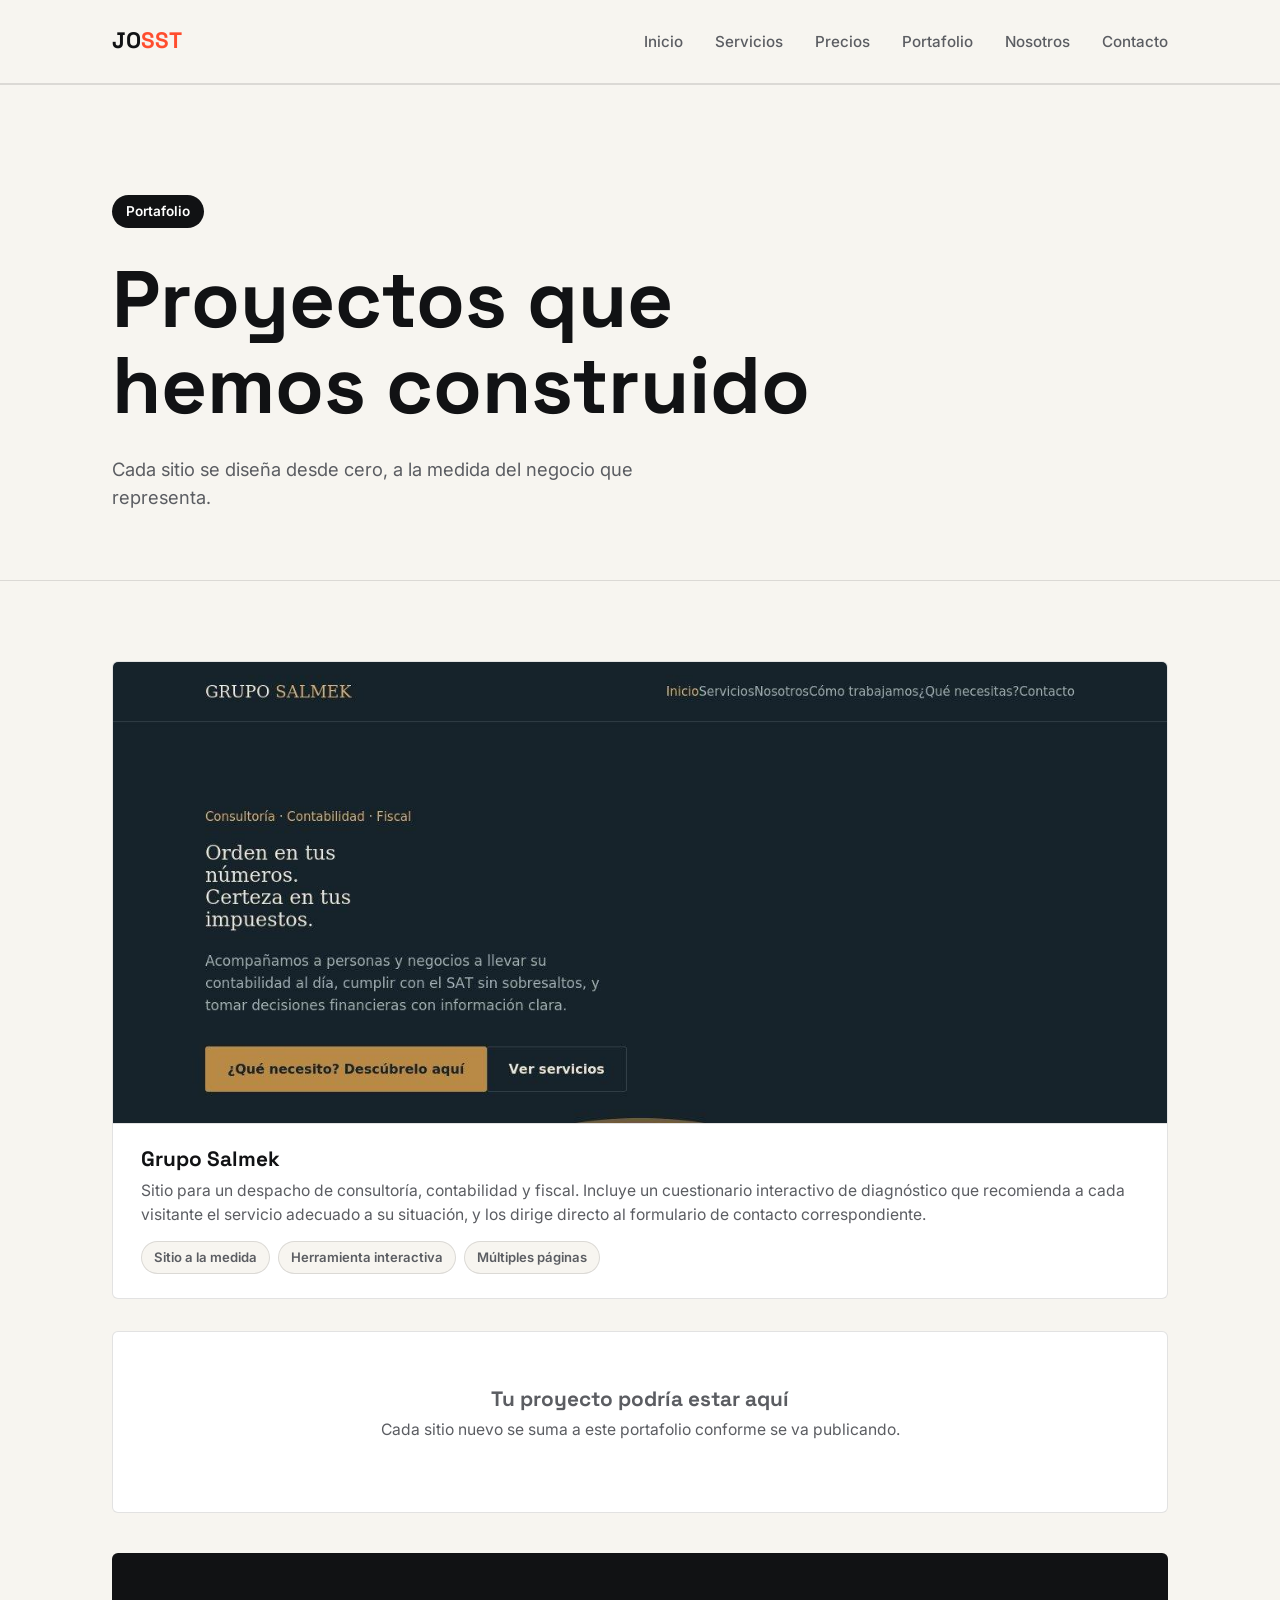
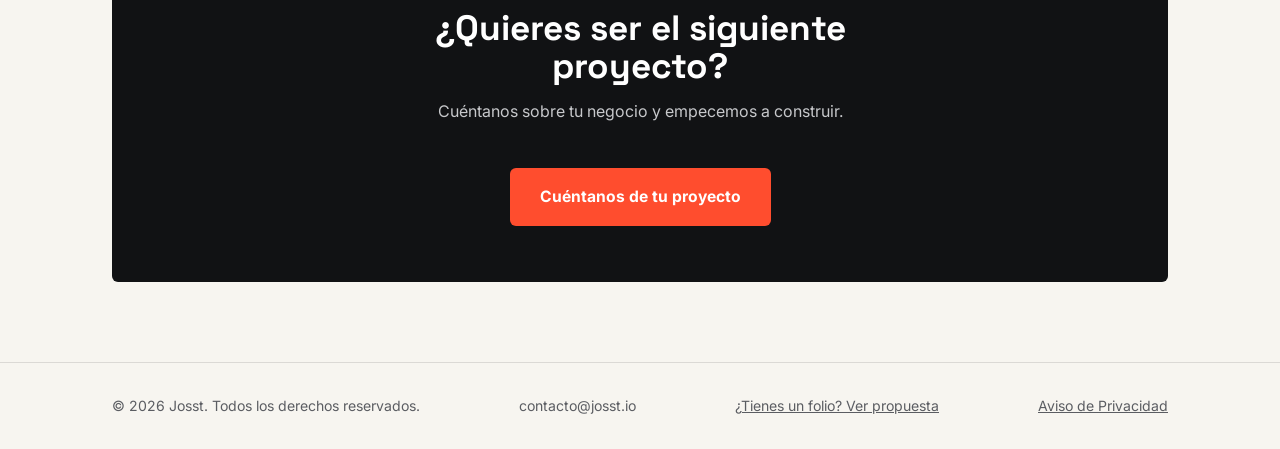
<file: portafolio.html>
<!DOCTYPE html>
<html lang="es">
<head>
<meta charset="UTF-8">
<meta name="viewport" content="width=device-width, initial-scale=1.0">
<meta name="description" content="Portafolio de Josst: sitios web y herramientas interactivas que hemos construido.">
<meta property="og:title" content="Portafolio — Josst">
<meta property="og:type" content="website">
<link rel="icon" href="favicon.svg" type="image/svg+xml">
<title>Portafolio — Josst</title>
<link rel="preconnect" href="https://fonts.googleapis.com">
<link rel="preconnect" href="https://fonts.gstatic.com" crossorigin>
<link href="https://fonts.googleapis.com/css2?family=Space+Grotesk:wght@500;700&family=Inter:wght@400;500;600;700&display=swap" rel="stylesheet">
<link rel="stylesheet" href="styles.css">
</head>
<body>

<header>
  <div class="header-row">
    <a href="index.html" class="wordmark">JO<span>SST</span></a>
    <button class="nav-toggle" id="navToggle" aria-expanded="false" aria-controls="primaryNav">Menú</button>
    <nav class="primary-nav" id="primaryNav">
      <a href="index.html">Inicio</a>
      <a href="servicios.html">Servicios</a>
      <a href="precios.html">Precios</a>
      <a href="portafolio.html">Portafolio</a>
      <a href="nosotros.html">Nosotros</a>
      <a href="contacto.html">Contacto</a>
    </nav>
  </div>
</header>

<section class="hero" style="padding-bottom:50px;">
  <div class="wrap">
    <span class="eyebrow">Portafolio</span>
    <h1>Proyectos que hemos construido</h1>
    <p class="lede">Cada sitio se diseña desde cero, a la medida del negocio que representa.</p>
  </div>
</section>

<section>
  <div class="wrap">
    <div class="portfolio-card reveal">
      <img src="assets/portfolio-salmek.jpg" alt="Sitio web de Grupo Salmek">
      <div class="portfolio-card-body">
        <h3>Grupo Salmek</h3>
        <p>Sitio para un despacho de consultoría, contabilidad y fiscal. Incluye un cuestionario interactivo de diagnóstico que recomienda a cada visitante el servicio adecuado a su situación, y los dirige directo al formulario de contacto correspondiente.</p>
        <div class="tag-row">
          <span class="tag">Sitio a la medida</span>
          <span class="tag">Herramienta interactiva</span>
          <span class="tag">Múltiples páginas</span>
        </div>
      </div>
    </div>

    <!-- TODO: agrega aquí más proyectos conforme los vayas entregando, con el mismo formato de portfolio-card -->
    <div class="portfolio-card reveal">
      <div class="portfolio-card-body" style="text-align:center; padding:56px 28px;">
        <h3 style="color:var(--muted);">Tu proyecto podría estar aquí</h3>
        <p>Cada sitio nuevo se suma a este portafolio conforme se va publicando.</p>
      </div>
    </div>

    <div class="cta-band reveal" style="margin-top:40px;">
      <h2>¿Quieres ser el siguiente proyecto?</h2>
      <p>Cuéntanos sobre tu negocio y empecemos a construir.</p>
      <a href="cuestionario.html" class="btn btn-primary">Cuéntanos de tu proyecto</a>
    </div>
  </div>
</section>

<footer>
  <div class="wrap footer-row">
    <span>© 2026 Josst. Todos los derechos reservados.</span>
    <span>contacto@josst.io</span>
  <span><a href="mi-propuesta.html">¿Tienes un folio? Ver propuesta</a></span> <span><a href="aviso-privacidad.html">Aviso de Privacidad</a></span></div>
</footer>

<script src="script.js"></script>
</body>
</html>
</file>
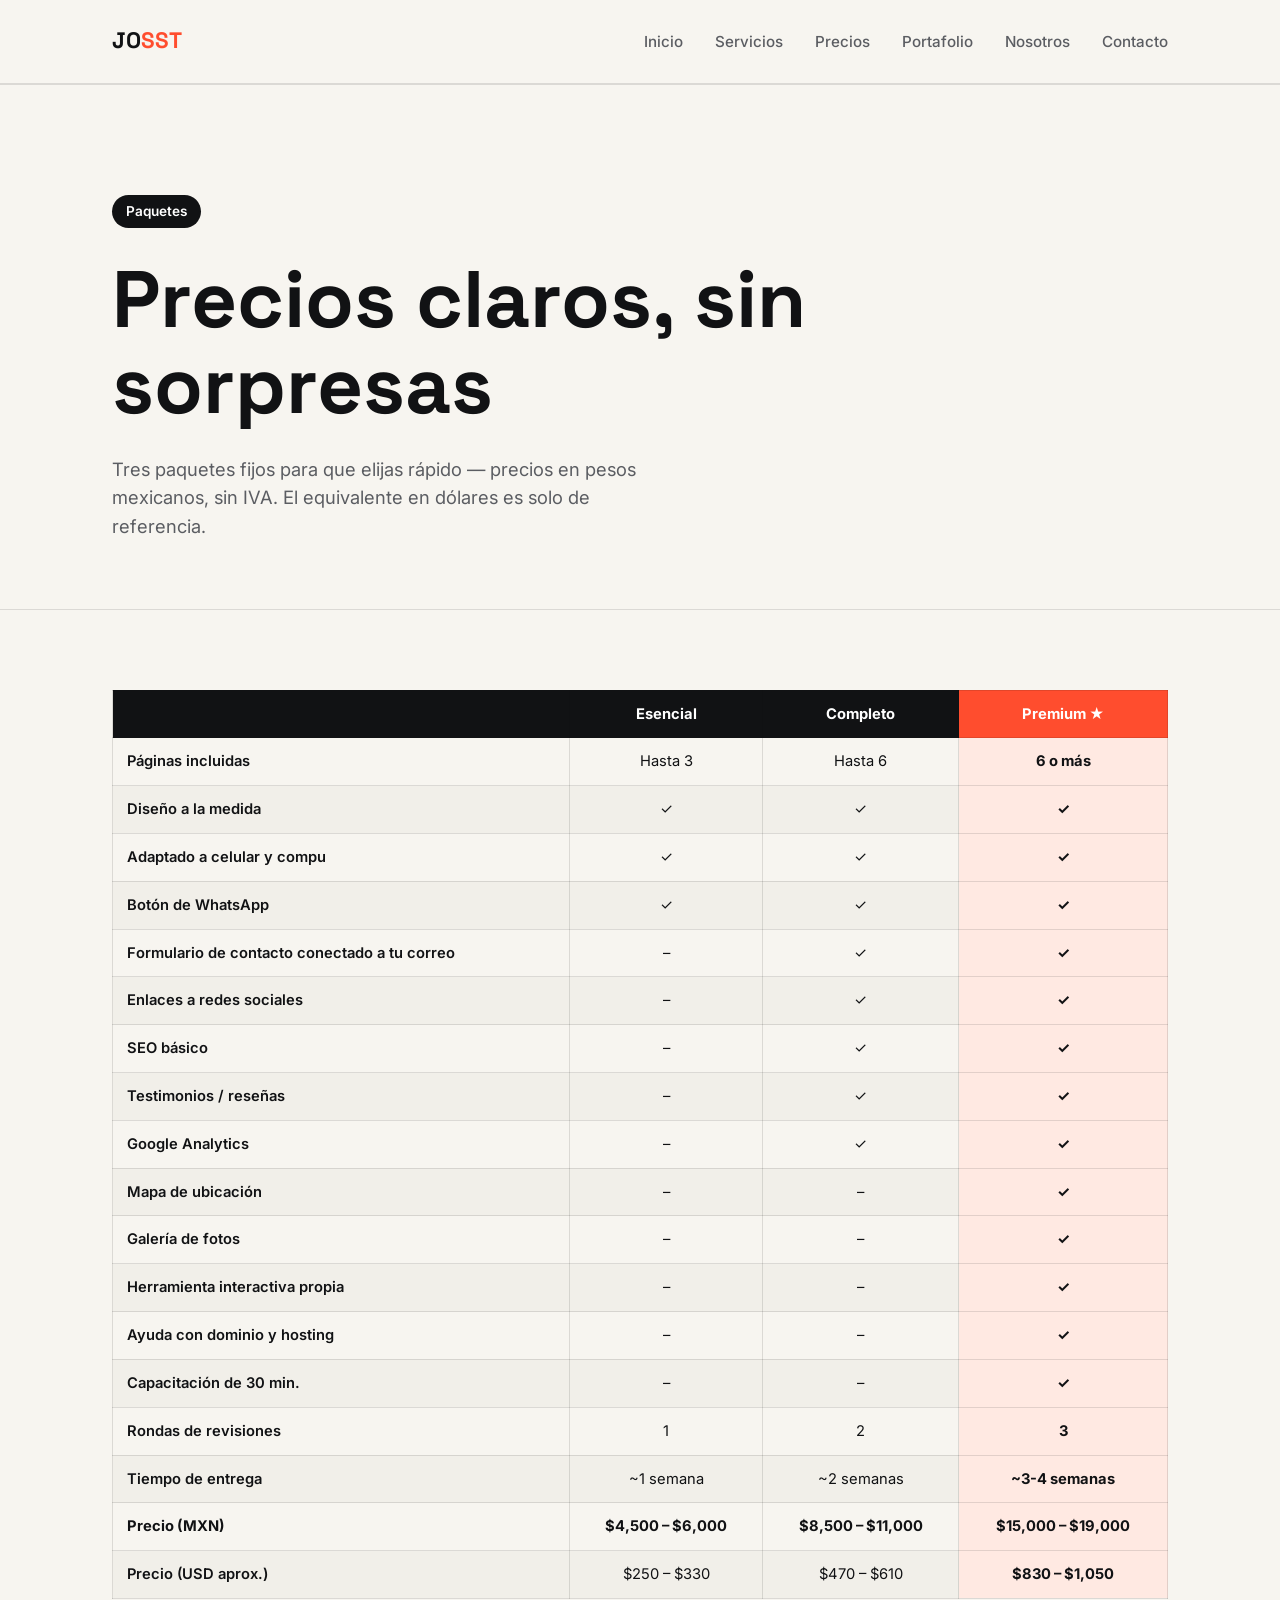
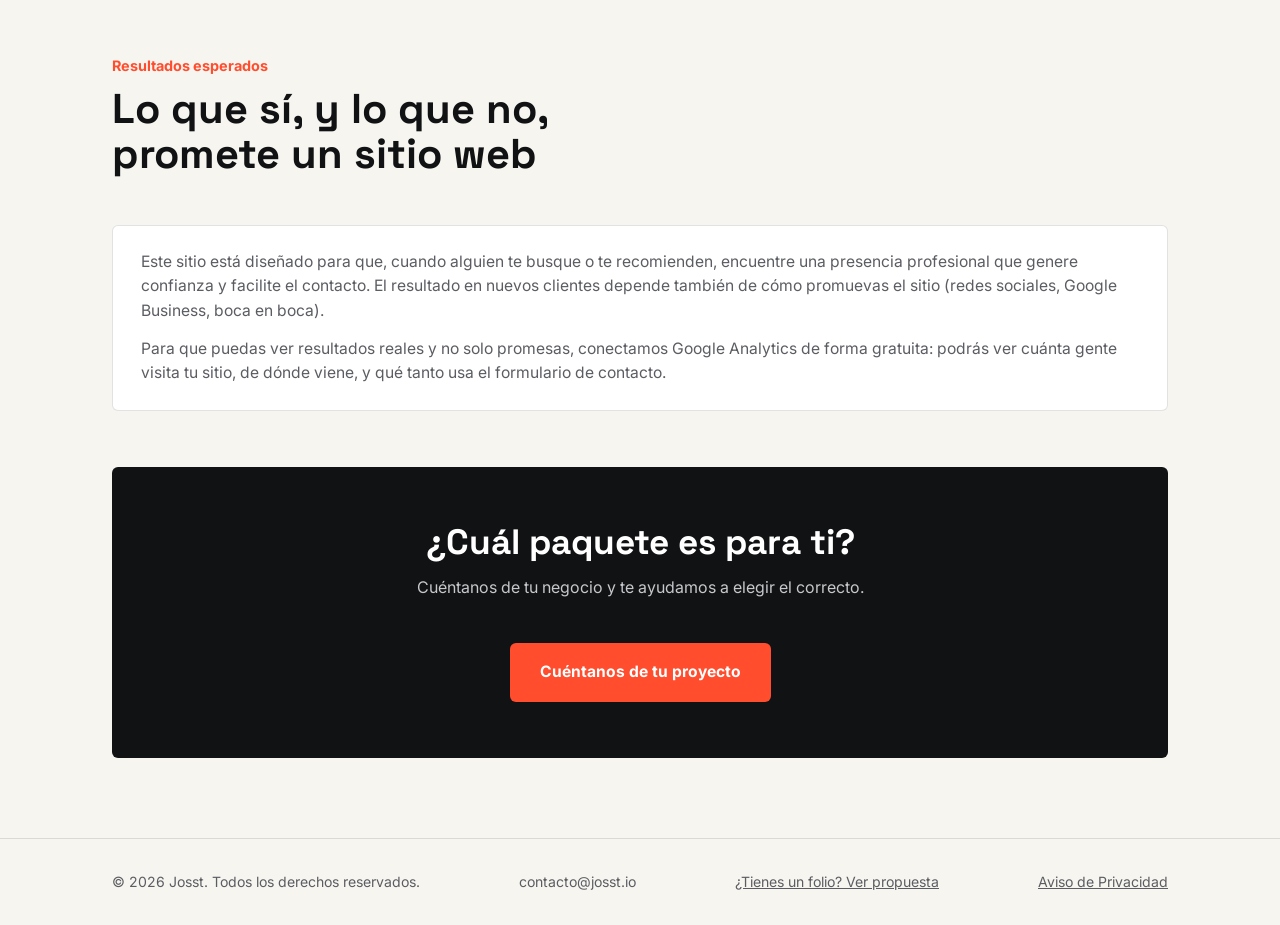
<file: precios.html>
<!DOCTYPE html>
<html lang="es">
<head>
<meta charset="UTF-8">
<meta name="viewport" content="width=device-width, initial-scale=1.0">
<meta name="description" content="Paquetes y precios de Josst: Esencial, Completo y Premium para tu sitio web.">
<meta property="og:title" content="Precios — Josst">
<meta property="og:type" content="website">
<link rel="icon" href="favicon.svg" type="image/svg+xml">
<title>Precios — Josst</title>
<link rel="preconnect" href="https://fonts.googleapis.com">
<link rel="preconnect" href="https://fonts.gstatic.com" crossorigin>
<link href="https://fonts.googleapis.com/css2?family=Space+Grotesk:wght@500;700&family=Inter:wght@400;500;600;700&display=swap" rel="stylesheet">
<link rel="stylesheet" href="styles.css">
</head>
<body>

<header>
  <div class="header-row">
    <a href="index.html" class="wordmark">JO<span>SST</span></a>
    <button class="nav-toggle" id="navToggle" aria-expanded="false" aria-controls="primaryNav">Menú</button>
    <nav class="primary-nav" id="primaryNav">
      <a href="index.html">Inicio</a>
      <a href="servicios.html">Servicios</a>
      <a href="precios.html">Precios</a>
      <a href="portafolio.html">Portafolio</a>
      <a href="nosotros.html">Nosotros</a>
      <a href="contacto.html">Contacto</a>
    </nav>
  </div>
</header>

<section class="hero" style="padding-bottom:50px;">
  <div class="wrap">
    <span class="eyebrow">Paquetes</span>
    <h1>Precios claros, sin sorpresas</h1>
    <p class="lede">Tres paquetes fijos para que elijas rápido — precios en pesos mexicanos, sin IVA. El equivalente en dólares es solo de referencia.</p>
  </div>
</section>

<section>
  <div class="wrap">
    <div class="pricing-table-wrap reveal">
      <table class="pricing">
        <thead>
          <tr>
            <th></th>
            <th>Esencial</th>
            <th>Completo</th>
            <th class="highlight">Premium ★</th>
          </tr>
        </thead>
        <tbody>
          <tr><td>Páginas incluidas</td><td>Hasta 3</td><td>Hasta 6</td><td class="highlight">6 o más</td></tr>
          <tr><td>Diseño a la medida</td><td>✓</td><td>✓</td><td class="highlight">✓</td></tr>
          <tr><td>Adaptado a celular y compu</td><td>✓</td><td>✓</td><td class="highlight">✓</td></tr>
          <tr><td>Botón de WhatsApp</td><td>✓</td><td>✓</td><td class="highlight">✓</td></tr>
          <tr><td>Formulario de contacto conectado a tu correo</td><td>–</td><td>✓</td><td class="highlight">✓</td></tr>
          <tr><td>Enlaces a redes sociales</td><td>–</td><td>✓</td><td class="highlight">✓</td></tr>
          <tr><td>SEO básico</td><td>–</td><td>✓</td><td class="highlight">✓</td></tr>
          <tr><td>Testimonios / reseñas</td><td>–</td><td>✓</td><td class="highlight">✓</td></tr>
          <tr><td>Google Analytics</td><td>–</td><td>✓</td><td class="highlight">✓</td></tr>
          <tr><td>Mapa de ubicación</td><td>–</td><td>–</td><td class="highlight">✓</td></tr>
          <tr><td>Galería de fotos</td><td>–</td><td>–</td><td class="highlight">✓</td></tr>
          <tr><td>Herramienta interactiva propia</td><td>–</td><td>–</td><td class="highlight">✓</td></tr>
          <tr><td>Ayuda con dominio y hosting</td><td>–</td><td>–</td><td class="highlight">✓</td></tr>
          <tr><td>Capacitación de 30 min.</td><td>–</td><td>–</td><td class="highlight">✓</td></tr>
          <tr><td>Rondas de revisiones</td><td>1</td><td>2</td><td class="highlight">3</td></tr>
          <tr><td>Tiempo de entrega</td><td>~1 semana</td><td>~2 semanas</td><td class="highlight">~3-4 semanas</td></tr>
          <tr><td><strong>Precio (MXN)</strong></td><td><strong>$4,500 – $6,000</strong></td><td><strong>$8,500 – $11,000</strong></td><td class="highlight"><strong>$15,000 – $19,000</strong></td></tr>
          <tr><td>Precio (USD aprox.)</td><td>$250 – $330</td><td>$470 – $610</td><td class="highlight">$830 – $1,050</td></tr>
        </tbody>
      </table>
    </div>

    <div class="section-head reveal" style="margin-top:56px;">
      <span class="eyebrow-small">Resultados esperados</span>
      <h2>Lo que sí, y lo que no, promete un sitio web</h2>
    </div>
    <div class="portfolio-card reveal">
      <div class="portfolio-card-body">
        <p>Este sitio está diseñado para que, cuando alguien te busque o te recomienden, encuentre una presencia profesional que genere confianza y facilite el contacto. El resultado en nuevos clientes depende también de cómo promuevas el sitio (redes sociales, Google Business, boca en boca).</p>
        <p style="margin-bottom:0;">Para que puedas ver resultados reales y no solo promesas, conectamos Google Analytics de forma gratuita: podrás ver cuánta gente visita tu sitio, de dónde viene, y qué tanto usa el formulario de contacto.</p>
      </div>
    </div>

    <div class="cta-band reveal" style="margin-top:56px;">
      <h2>¿Cuál paquete es para ti?</h2>
      <p>Cuéntanos de tu negocio y te ayudamos a elegir el correcto.</p>
      <a href="cuestionario.html" class="btn btn-primary">Cuéntanos de tu proyecto</a>
    </div>
  </div>
</section>

<footer>
  <div class="wrap footer-row">
    <span>© 2026 Josst. Todos los derechos reservados.</span>
    <span>contacto@josst.io</span>
  <span><a href="mi-propuesta.html">¿Tienes un folio? Ver propuesta</a></span> <span><a href="aviso-privacidad.html">Aviso de Privacidad</a></span></div>
</footer>

<script src="script.js"></script>
</body>
</html>
</file>
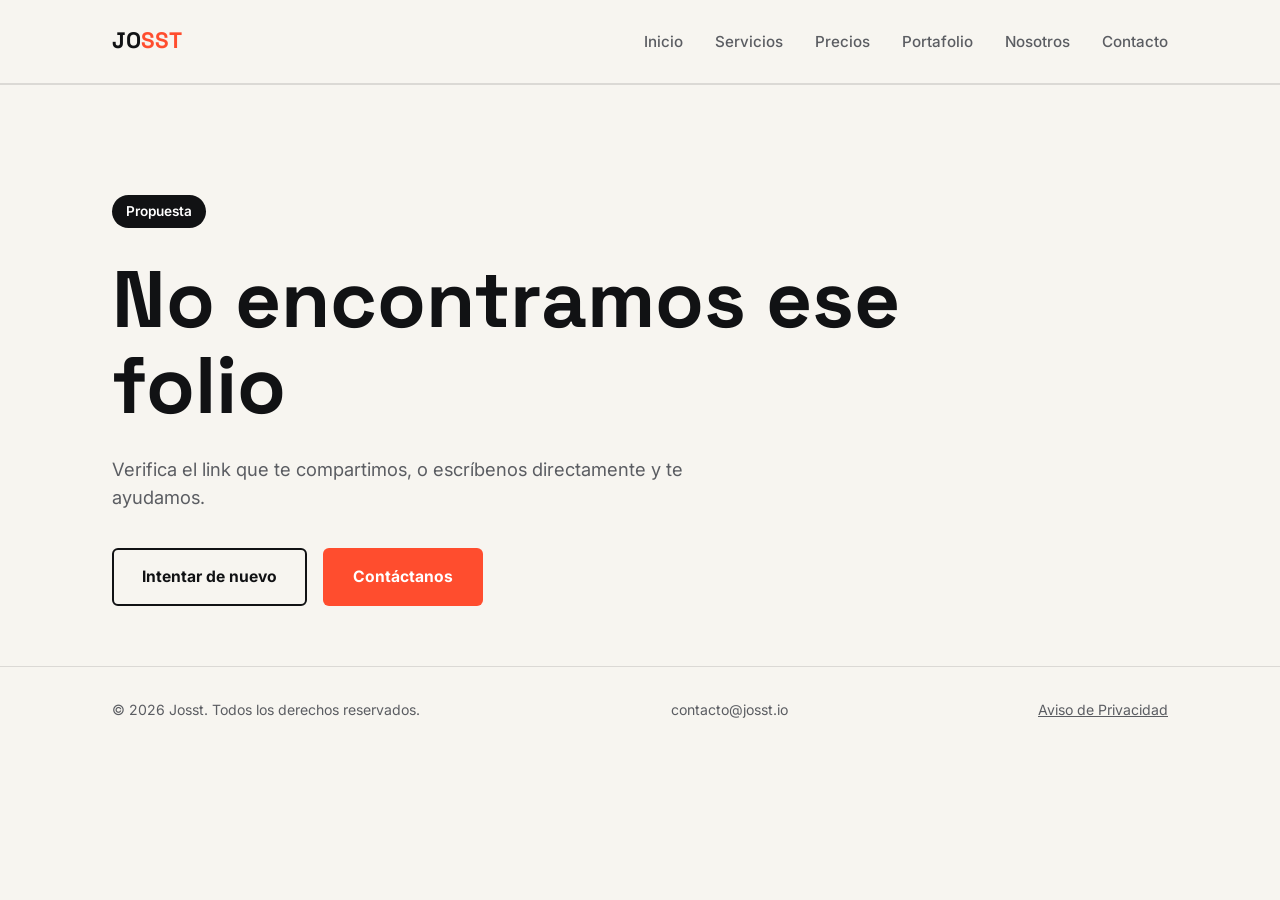
<file: propuesta.html>
<!DOCTYPE html>
<html lang="es">
<head>
<meta charset="UTF-8">
<meta name="viewport" content="width=device-width, initial-scale=1.0">
<meta name="description" content="Tu propuesta de sitio web de Josst.">
<meta property="og:title" content="Tu propuesta — Josst">
<meta property="og:type" content="website">
<link rel="icon" href="favicon.svg" type="image/svg+xml">
<title>Tu propuesta — Josst</title>
<link rel="preconnect" href="https://fonts.googleapis.com">
<link rel="preconnect" href="https://fonts.gstatic.com" crossorigin>
<link href="https://fonts.googleapis.com/css2?family=Space+Grotesk:wght@500;700&family=Inter:wght@400;500;600;700&display=swap" rel="stylesheet">
<link rel="stylesheet" href="styles.css">
<style>
  .package-flag{
    display:inline-block;
    background:var(--coral);
    color:#fff;
    font-size:0.78rem;
    font-weight:700;
    padding:4px 10px;
    border-radius:20px;
    margin-bottom:14px;
  }
  #notFound{display:none;}
</style>
</head>
<body>

<header>
  <div class="header-row">
    <a href="index.html" class="wordmark">JO<span>SST</span></a>
    <button class="nav-toggle" id="navToggle" aria-expanded="false" aria-controls="primaryNav">Menú</button>
    <nav class="primary-nav" id="primaryNav">
      <a href="index.html">Inicio</a>
      <a href="servicios.html">Servicios</a>
      <a href="precios.html">Precios</a>
      <a href="portafolio.html">Portafolio</a>
      <a href="nosotros.html">Nosotros</a>
      <a href="contacto.html">Contacto</a>
    </nav>
  </div>
</header>

<div id="notFound">
  <section class="hero" style="padding-bottom:60px;">
    <div class="wrap">
      <span class="eyebrow">Propuesta</span>
      <h1>No encontramos ese folio</h1>
      <p class="lede">Verifica el link que te compartimos, o escríbenos directamente y te ayudamos.</p>
      <div class="hero-actions">
        <a href="mi-propuesta.html" class="btn btn-outline">Intentar de nuevo</a>
        <a href="contacto.html" class="btn btn-primary">Contáctanos</a>
      </div>
    </div>
  </section>
</div>

<div id="propuestaContent" style="display:none;">
  <section class="hero" style="padding-bottom:50px;">
    <div class="wrap">
      <span class="eyebrow">Propuesta de sitio web</span>
      <h1>Para <span class="accent" id="negocioNombre"></span></h1>
      <p class="lede" id="negocioFecha"></p>
    </div>
  </section>

  <section>
    <div class="wrap">
      <div class="section-head reveal">
        <span class="eyebrow-small">Sobre esta propuesta</span>
      </div>
      <p class="reveal" id="introTexto" style="max-width:70ch; font-size:1.05rem; color:var(--muted);"></p>

      <div class="section-head reveal" style="margin-top:48px;">
        <span class="eyebrow-small">Qué te entregaremos</span>
      </div>
      <ul class="reveal" style="color:var(--muted); font-size:1rem; line-height:1.8;">
        <li>Tu sitio web publicado y funcionando en internet</li>
        <li>Los archivos completos del proyecto</li>
        <li>La propiedad de la cuenta de hosting a tu nombre</li>
        <li>Las rondas de ajustes incluidas en tu paquete, antes de la entrega final</li>
      </ul>

      <div class="section-head reveal" style="margin-top:48px;">
        <span class="eyebrow-small">Paquetes y precios</span>
        <span id="paqueteFlag" class="package-flag"></span>
      </div>
      <div class="pricing-table-wrap reveal">
        <table class="pricing" id="pricingTable"></table>
      </div>

      <div class="portfolio-card reveal" id="notaExtraCard" style="margin-top:24px; display:none;">
        <div class="portfolio-card-body">
          <p id="notaExtraTexto" style="margin:0;"></p>
        </div>
      </div>

      <div class="section-head reveal" style="margin-top:48px;">
        <span class="eyebrow-small">Resultados esperados</span>
      </div>
      <div class="portfolio-card reveal">
        <div class="portfolio-card-body">
          <p>Este sitio está diseñado para que, cuando alguien te busque o te recomienden, encuentre una presencia profesional que genere confianza y facilite el contacto. El resultado en nuevos clientes depende también de cómo promuevas el sitio (redes sociales, Google Business, boca en boca).</p>
          <p style="margin-bottom:0;">Para que puedas ver resultados reales y no solo promesas, conectamos Google Analytics de forma gratuita: podrás ver cuánta gente visita tu sitio, de dónde viene, y qué tanto usa el formulario de contacto.</p>
        </div>
      </div>

      <div class="section-head reveal" style="margin-top:48px;">
        <span class="eyebrow-small">Ejemplos de nuestro trabajo</span>
      </div>
      <div class="portfolio-card reveal">
        <img src="assets/portfolio-salmek.jpg" alt="Sitio web de Grupo Salmek">
        <div class="portfolio-card-body">
          <h3>Grupo Salmek</h3>
          <p>Sitio de consultoría, contabilidad y fiscal, con un cuestionario interactivo de diagnóstico.</p>
          <a href="https://salmek.netlify.app/" target="_blank" rel="noopener">salmek.netlify.app →</a>
        </div>
      </div>

      <div class="cta-band reveal" style="margin-top:48px;">
        <h2>¿Seguimos adelante?</h2>
        <p>Escríbenos para confirmar tu paquete y arrancamos.</p>
        <a href="contacto.html" class="btn btn-primary">Contáctanos</a>
      </div>
    </div>
  </section>
</div>

<footer>
  <div class="wrap footer-row">
    <span>© 2026 Josst. Todos los derechos reservados.</span>
    <span>contacto@josst.io</span>
   <span><a href="aviso-privacidad.html">Aviso de Privacidad</a></span></div>
</footer>

<script src="script.js"></script>
<script src="propuestas-data.js"></script>
<script>
  const PACKAGES = {
    esencial: {
      nombre: "Esencial", precio_mxn: "$1,500 – $2,000", precio_usd: "$100 – $150",
      paginas: "Hasta 3", revisiones: "1", entrega: "~1 semana",
      features: { diseno:true, responsive:true, whatsapp:true, formulario:false, redes:false, seo:false, resenas:false, analytics:false, mapa:false, galeria:false, citas:false, herramienta:false, hosting:false, capacitacion:false }
    },
    completo: {
      nombre: "Completo", precio_mxn: "$2,500 – $4,000", precio_usd: "$150 – $250",
      paginas: "Hasta 6", revisiones: "2", entrega: "~2 semanas",
      features: { diseno:true, responsive:true, whatsapp:true, formulario:true, redes:true, seo:true, resenas:true, analytics:true, mapa:false, galeria:false, citas:false, herramienta:false, hosting:false, capacitacion:false }
    },
    premium: {
      nombre: "Premium", precio_mxn: "$4,500 – $6,000", precio_usd: "$250 – $500",
      paginas: "6 o más", revisiones: "3", entrega: "~3-4 semanas",
      features: { diseno:true, responsive:true, whatsapp:true, formulario:true, redes:true, seo:true, resenas:true, analytics:true, mapa:true, galeria:true, citas:true, herramienta:true, hosting:true, capacitacion:true }
    }
  };
  const FEATURE_LABELS = [
    ["diseno", "Diseño a la medida"],
    ["responsive", "Adaptado a celular y computadora"],
    ["whatsapp", "Botón de WhatsApp"],
    ["formulario", "Formulario de contacto conectado a tu correo"],
    ["redes", "Enlaces a redes sociales"],
    ["seo", "SEO básico"],
    ["resenas", "Testimonios / reseñas"],
    ["analytics", "Google Analytics"],
    ["mapa", "Mapa de ubicación"],
    ["galeria", "Galería de fotos"],
    ["citas", "Reservas o citas en línea"],
    ["herramienta", "Herramienta interactiva propia"],
    ["hosting", "Ayuda con dominio y hosting"],
    ["capacitacion", "Capacitación de 30 min."],
  ];

  const params = new URLSearchParams(window.location.search);
  const folio = (params.get('folio') || '').toUpperCase();
  const data = typeof PROPUESTAS !== 'undefined' ? PROPUESTAS[folio] : null;

  if(!data){
    document.getElementById('notFound').style.display = 'block';
  } else {
    document.getElementById('propuestaContent').style.display = 'block';
    document.getElementById('negocioNombre').textContent = data.negocio;
    document.getElementById('negocioFecha').textContent = 'Fecha: ' + data.fecha;
    document.getElementById('introTexto').textContent = data.intro;
    document.getElementById('paqueteFlag').textContent = '★ Te recomendamos: ' + PACKAGES[data.paquete].nombre;

    if(data.notaExtra){
      document.getElementById('notaExtraCard').style.display = 'block';
      document.getElementById('notaExtraTexto').textContent = data.notaExtra;
    }

    const order = ['esencial', 'completo', 'premium'];
    let html = '<thead><tr><th></th>';
    order.forEach(key => {
      const isRec = key === data.paquete;
      html += `<th class="${isRec ? 'highlight' : ''}">${PACKAGES[key].nombre}${isRec ? ' ★' : ''}</th>`;
    });
    html += '</tr></thead><tbody>';

    html += '<tr><td>Páginas incluidas</td>';
    order.forEach(key => { html += `<td class="${key===data.paquete?'highlight':''}">${PACKAGES[key].paginas}</td>`; });
    html += '</tr>';

    FEATURE_LABELS.forEach(([key, label]) => {
      html += `<tr><td>${label}</td>`;
      order.forEach(pkg => {
        const val = PACKAGES[pkg].features[key] ? '✓' : '–';
        html += `<td class="${pkg===data.paquete?'highlight':''}">${val}</td>`;
      });
      html += '</tr>';
    });

    html += '<tr><td>Rondas de revisiones</td>';
    order.forEach(key => { html += `<td class="${key===data.paquete?'highlight':''}">${PACKAGES[key].revisiones}</td>`; });
    html += '</tr>';

    html += '<tr><td>Tiempo de entrega</td>';
    order.forEach(key => { html += `<td class="${key===data.paquete?'highlight':''}">${PACKAGES[key].entrega}</td>`; });
    html += '</tr>';

    html += '<tr><td><strong>Precio (MXN)</strong></td>';
    order.forEach(key => { html += `<td class="${key===data.paquete?'highlight':''}"><strong>${PACKAGES[key].precio_mxn}</strong></td>`; });
    html += '</tr>';

    html += '<tr><td>Precio (USD aprox.)</td>';
    order.forEach(key => { html += `<td class="${key===data.paquete?'highlight':''}">${PACKAGES[key].precio_usd}</td>`; });
    html += '</tr></tbody>';

    document.getElementById('pricingTable').innerHTML = html;
  }
</script>
</body>
</html>
</file>
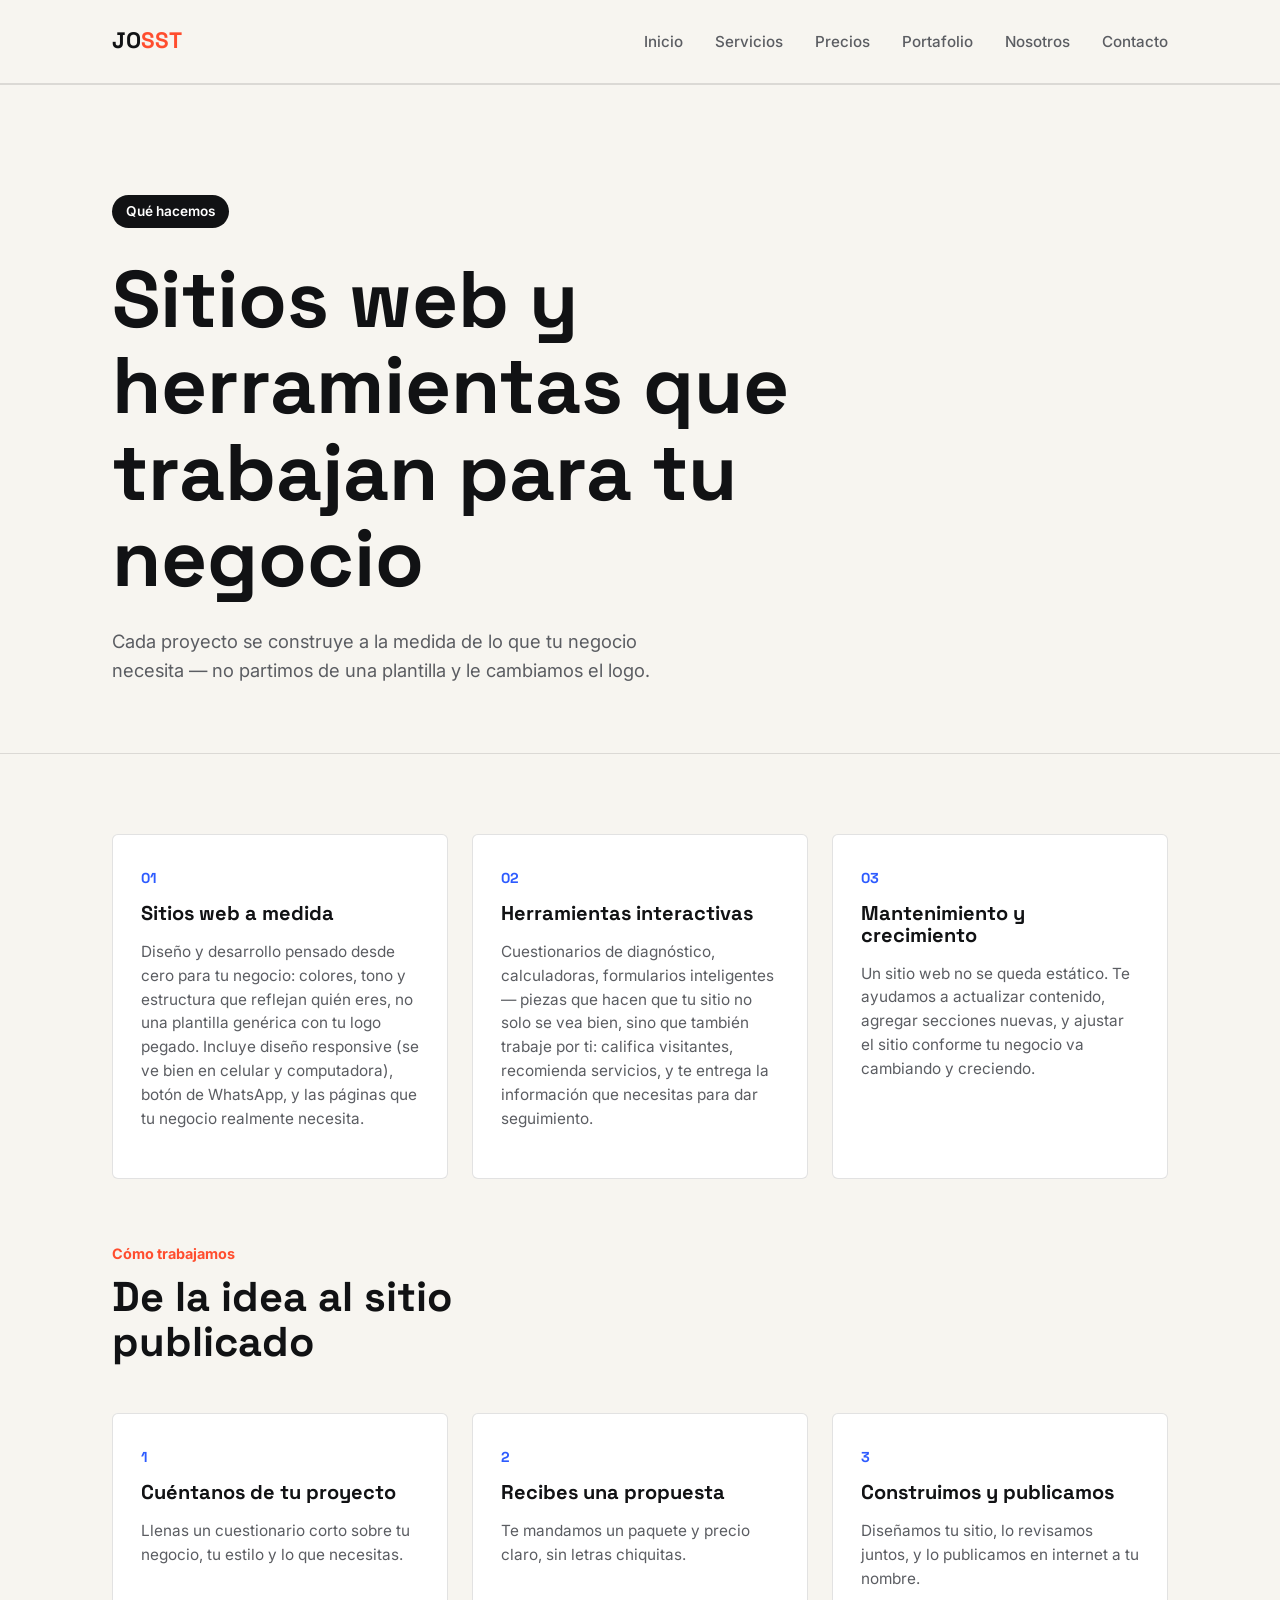
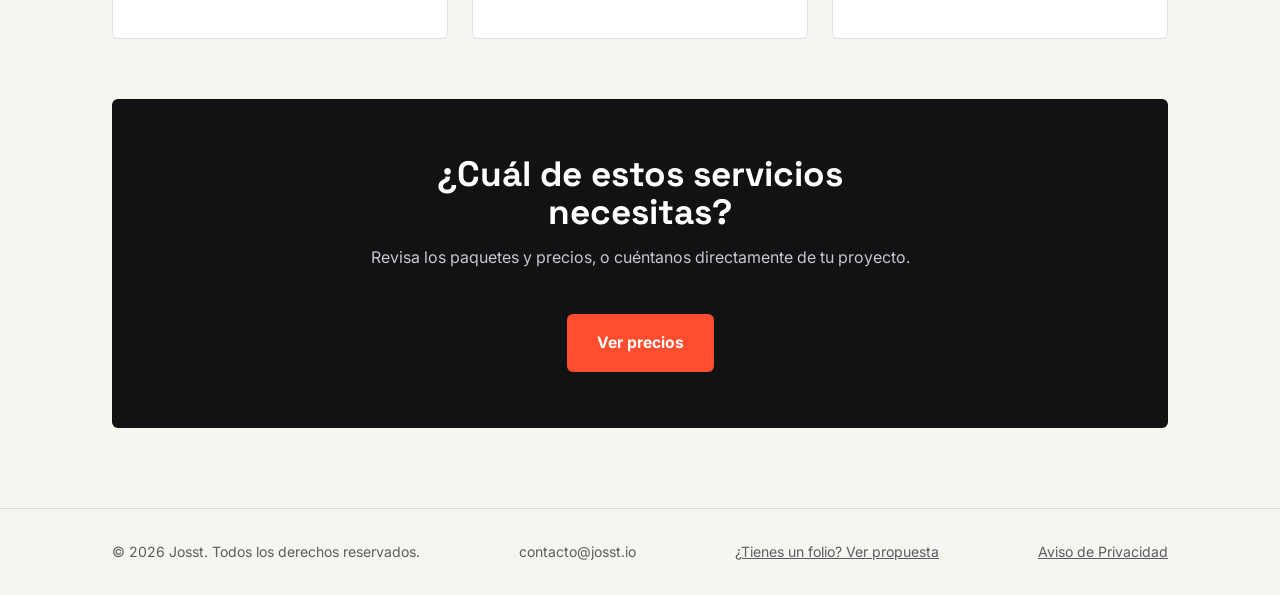
<file: servicios.html>
<!DOCTYPE html>
<html lang="es">
<head>
<meta charset="UTF-8">
<meta name="viewport" content="width=device-width, initial-scale=1.0">
<meta name="description" content="Servicios de Josst: sitios web a medida, herramientas interactivas y mantenimiento para negocios y profesionales.">
<meta property="og:title" content="Servicios — Josst">
<meta property="og:type" content="website">
<link rel="icon" href="favicon.svg" type="image/svg+xml">
<title>Servicios — Josst</title>
<link rel="preconnect" href="https://fonts.googleapis.com">
<link rel="preconnect" href="https://fonts.gstatic.com" crossorigin>
<link href="https://fonts.googleapis.com/css2?family=Space+Grotesk:wght@500;700&family=Inter:wght@400;500;600;700&display=swap" rel="stylesheet">
<link rel="stylesheet" href="styles.css">
</head>
<body>

<header>
  <div class="header-row">
    <a href="index.html" class="wordmark">JO<span>SST</span></a>
    <button class="nav-toggle" id="navToggle" aria-expanded="false" aria-controls="primaryNav">Menú</button>
    <nav class="primary-nav" id="primaryNav">
      <a href="index.html">Inicio</a>
      <a href="servicios.html">Servicios</a>
      <a href="precios.html">Precios</a>
      <a href="portafolio.html">Portafolio</a>
      <a href="nosotros.html">Nosotros</a>
      <a href="contacto.html">Contacto</a>
    </nav>
  </div>
</header>

<section class="hero" style="padding-bottom:50px;">
  <div class="wrap">
    <span class="eyebrow">Qué hacemos</span>
    <h1>Sitios web y herramientas que trabajan para tu negocio</h1>
    <p class="lede">Cada proyecto se construye a la medida de lo que tu negocio necesita — no partimos de una plantilla y le cambiamos el logo.</p>
  </div>
</section>

<section>
  <div class="wrap">
    <div class="services-grid">
      <div class="service-card reveal">
        <span class="num">01</span>
        <h3>Sitios web a medida</h3>
        <p>Diseño y desarrollo pensado desde cero para tu negocio: colores, tono y estructura que reflejan quién eres, no una plantilla genérica con tu logo pegado. Incluye diseño responsive (se ve bien en celular y computadora), botón de WhatsApp, y las páginas que tu negocio realmente necesita.</p>
      </div>
      <div class="service-card reveal">
        <span class="num">02</span>
        <h3>Herramientas interactivas</h3>
        <p>Cuestionarios de diagnóstico, calculadoras, formularios inteligentes — piezas que hacen que tu sitio no solo se vea bien, sino que también trabaje por ti: califica visitantes, recomienda servicios, y te entrega la información que necesitas para dar seguimiento.</p>
      </div>
      <div class="service-card reveal">
        <span class="num">03</span>
        <h3>Mantenimiento y crecimiento</h3>
        <p>Un sitio web no se queda estático. Te ayudamos a actualizar contenido, agregar secciones nuevas, y ajustar el sitio conforme tu negocio va cambiando y creciendo.</p>
      </div>
    </div>

    <div class="section-head reveal" style="margin-top:64px;">
      <span class="eyebrow-small">Cómo trabajamos</span>
      <h2>De la idea al sitio publicado</h2>
    </div>
    <div class="services-grid">
      <div class="service-card reveal">
        <span class="num">1</span>
        <h3>Cuéntanos de tu proyecto</h3>
        <p>Llenas un cuestionario corto sobre tu negocio, tu estilo y lo que necesitas.</p>
      </div>
      <div class="service-card reveal">
        <span class="num">2</span>
        <h3>Recibes una propuesta</h3>
        <p>Te mandamos un paquete y precio claro, sin letras chiquitas.</p>
      </div>
      <div class="service-card reveal">
        <span class="num">3</span>
        <h3>Construimos y publicamos</h3>
        <p>Diseñamos tu sitio, lo revisamos juntos, y lo publicamos en internet a tu nombre.</p>
      </div>
    </div>

    <div class="cta-band reveal" style="margin-top:60px;">
      <h2>¿Cuál de estos servicios necesitas?</h2>
      <p>Revisa los paquetes y precios, o cuéntanos directamente de tu proyecto.</p>
      <a href="precios.html" class="btn btn-primary">Ver precios</a>
    </div>
  </div>
</section>

<footer>
  <div class="wrap footer-row">
    <span>© 2026 Josst. Todos los derechos reservados.</span>
    <span>contacto@josst.io</span>
  <span><a href="mi-propuesta.html">¿Tienes un folio? Ver propuesta</a></span> <span><a href="aviso-privacidad.html">Aviso de Privacidad</a></span></div>
</footer>

<script src="script.js"></script>
</body>
</html>
</file>
<file: styles.css>
:root{
  --paper:#F7F5F0;
  --ink:#111214;
  --muted:#5B5D62;
  --line:rgba(17,18,20,0.12);
  --coral:#FF4D2E;
  --coral-light:#FF7B5C;
  --blue:#2D5BFF;
  --radius:6px;
  --maxw:1120px;
}
*{box-sizing:border-box;}
body{
  margin:0;
  background:var(--paper);
  color:var(--ink);
  font-family:'Inter', sans-serif;
  line-height:1.55;
  -webkit-font-smoothing:antialiased;
}
h1,h2,h3{
  font-family:'Space Grotesk', sans-serif;
  font-weight:700;
  margin:0;
  line-height:1.08;
}
a{color:inherit;}
.wrap{max-width:var(--maxw); margin:0 auto; padding:0 32px;}

/* ---------- Header ---------- */
header{
  padding:24px 0;
  border-bottom:1px solid var(--line);
}
.header-row{
  display:flex;
  align-items:center;
  justify-content:space-between;
  max-width:var(--maxw);
  margin:0 auto;
  padding:0 32px;
}
.wordmark{
  font-family:'Space Grotesk', sans-serif;
  font-weight:800;
  font-size:1.4rem;
  text-decoration:none;
  color:var(--ink);
}
.wordmark span{color:var(--coral);}
nav.primary-nav{display:flex; gap:32px;}
nav.primary-nav a{
  text-decoration:none;
  color:var(--muted);
  font-size:0.95rem;
  font-weight:500;
}
nav.primary-nav a:hover{color:var(--ink);}

/* ---------- Hero ---------- */
.hero{padding:110px 0 90px;}
.hero .eyebrow{
  display:inline-block;
  background:var(--ink);
  color:#fff;
  padding:6px 14px;
  border-radius:20px;
  font-size:0.85rem;
  font-weight:600;
  margin-bottom:28px;
}
.hero h1{
  font-size:clamp(2.6rem, 7vw, 5rem);
  max-width:16ch;
}
.hero h1 .accent{color:var(--coral);}
.hero p.lede{
  margin-top:26px;
  max-width:48ch;
  font-size:1.15rem;
  color:var(--muted);
}
.hero-actions{margin-top:36px; display:flex; gap:16px; flex-wrap:wrap;}
.btn{
  display:inline-block;
  padding:15px 28px;
  border-radius:var(--radius);
  text-decoration:none;
  font-weight:700;
  font-size:0.98rem;
  border:2px solid transparent;
  cursor:pointer;
  font-family:inherit;
}
.btn-primary{background:var(--coral); color:#fff;}
.btn-primary:hover{background:var(--coral-light);}
.btn-outline{background:transparent; border-color:var(--ink); color:var(--ink);}
.btn-outline:hover{background:var(--ink); color:#fff;}

/* ---------- Sections ---------- */
section{padding:80px 0; border-top:1px solid var(--line);}
.section-head{max-width:52ch; margin-bottom:48px;}
.section-head .eyebrow-small{
  color:var(--coral);
  font-weight:700;
  font-size:0.9rem;
  display:block;
  margin-bottom:10px;
}
.section-head h2{font-size:clamp(1.8rem, 3.5vw, 2.6rem);}
.section-head p{color:var(--muted); margin-top:14px; font-size:1.05rem;}

.services-grid{
  display:grid;
  grid-template-columns:repeat(3, 1fr);
  gap:24px;
}
.service-card{
  background:#fff;
  border:1px solid var(--line);
  border-radius:var(--radius);
  padding:32px 28px;
}
.service-card .num{
  font-family:'Space Grotesk', sans-serif;
  font-weight:700;
  color:var(--blue);
  font-size:0.9rem;
  margin-bottom:14px;
  display:block;
}
.service-card h3{font-size:1.25rem; margin-bottom:12px;}
.service-card p{color:var(--muted); font-size:0.96rem;}

.cta-band{
  background:var(--ink);
  color:#fff;
  border-radius:var(--radius);
  padding:56px 44px;
  text-align:center;
}
.cta-band h2{font-size:clamp(1.6rem, 3.5vw, 2.2rem); max-width:20ch; margin:0 auto;}
.cta-band p{color:#C7C8CB; margin-top:14px;}
.cta-band .btn-primary{margin-top:28px;}

footer{
  padding:32px 0;
  border-top:1px solid var(--line);
  font-size:0.88rem;
  color:var(--muted);
}
.footer-row{display:flex; justify-content:space-between; flex-wrap:wrap; gap:12px;}

/* ---------- Scroll reveal ---------- */
.reveal{opacity:0; transform:translateY(18px); transition:opacity 0.6s ease, transform 0.6s ease;}
.reveal.in-view{opacity:1; transform:none;}
@media (prefers-reduced-motion: reduce){
  .reveal{opacity:1; transform:none; transition:none;}
}

.nav-toggle{
  display:none;
  background:none;
  border:2px solid var(--ink);
  color:var(--ink);
  padding:7px 12px;
  border-radius:6px;
  cursor:pointer;
  font-weight:700;
  font-family:inherit;
}

/* ---------- Portfolio ---------- */
.portfolio-card{
  background:#fff;
  border:1px solid var(--line);
  border-radius:var(--radius);
  overflow:hidden;
  margin-bottom:32px;
}
.portfolio-card img{
  width:100%;
  display:block;
  border-bottom:1px solid var(--line);
}
.portfolio-card-body{padding:24px 28px;}
.portfolio-card-body h3{font-size:1.3rem; margin-bottom:8px;}
.portfolio-card-body p{color:var(--muted); font-size:0.98rem; margin:0 0 14px;}
.tag-row{display:flex; gap:8px; flex-wrap:wrap;}
.tag{
  background:var(--paper);
  border:1px solid var(--line);
  border-radius:20px;
  padding:5px 12px;
  font-size:0.82rem;
  font-weight:600;
  color:var(--muted);
}

/* ---------- Bio (Nosotros) ---------- */
.bio-wrap{
  display:grid;
  grid-template-columns:140px 1fr;
  gap:32px;
  align-items:start;
}
.bio-avatar{
  width:140px;
  height:140px;
  border-radius:50%;
  background:var(--ink);
  color:#fff;
  display:flex;
  align-items:center;
  justify-content:center;
  font-family:'Space Grotesk', sans-serif;
  font-weight:700;
  font-size:2.4rem;
}
.bio-wrap h3{font-size:1.4rem; margin-bottom:6px;}
.bio-wrap .role{color:var(--coral); font-weight:700; font-size:0.92rem; margin-bottom:16px;}
.bio-wrap p{color:var(--muted); font-size:1.02rem;}

/* ---------- Pricing table (web) ---------- */
.pricing-table-wrap{overflow-x:auto;}
table.pricing{
  width:100%;
  border-collapse:collapse;
  font-size:0.92rem;
}
table.pricing th, table.pricing td{
  padding:12px 14px;
  border:1px solid var(--line);
  text-align:center;
}
table.pricing td:first-child, table.pricing th:first-child{
  text-align:left;
  font-weight:600;
}
table.pricing thead th{
  background:var(--ink);
  color:#fff;
}
table.pricing thead th.highlight{background:var(--coral);}
table.pricing tbody td.highlight{background:#FFE9E2; font-weight:700;}
table.pricing tbody tr:nth-child(even) td:not(.highlight){background:#F1EFE9;}

/* ---------- Contact methods ---------- */
.contact-methods{display:flex; flex-direction:column; gap:16px; max-width:420px;}
.contact-method{
  display:flex;
  align-items:center;
  justify-content:space-between;
  border:1px solid var(--line);
  border-radius:var(--radius);
  padding:18px 22px;
  background:#fff;
}
.contact-method .label{font-weight:700;}
.contact-method .value{color:var(--muted); font-size:0.94rem;}

/* ---------- Responsive ---------- */
@media (max-width:860px){
  .services-grid{grid-template-columns:1fr;}
  nav.primary-nav{
    display:none;
    position:absolute;
    top:100%;
    left:0;
    right:0;
    background:#fff;
    flex-direction:column;
    padding:16px 20px 24px;
    gap:16px;
    border-bottom:1px solid var(--line);
    z-index:20;
  }
  nav.primary-nav.open{display:flex;}
  .nav-toggle{display:inline-block;}
  .header-row{position:relative; padding:0 20px;}
  .wrap{padding:0 20px;}
  .hero{padding:70px 0 60px;}
  section{padding:60px 0;}
  .cta-band{padding:40px 24px;}
  .bio-wrap{grid-template-columns:1fr; text-align:center;}
  .bio-avatar{margin:0 auto;}
  table.pricing{font-size:0.82rem;}
}
</file>
